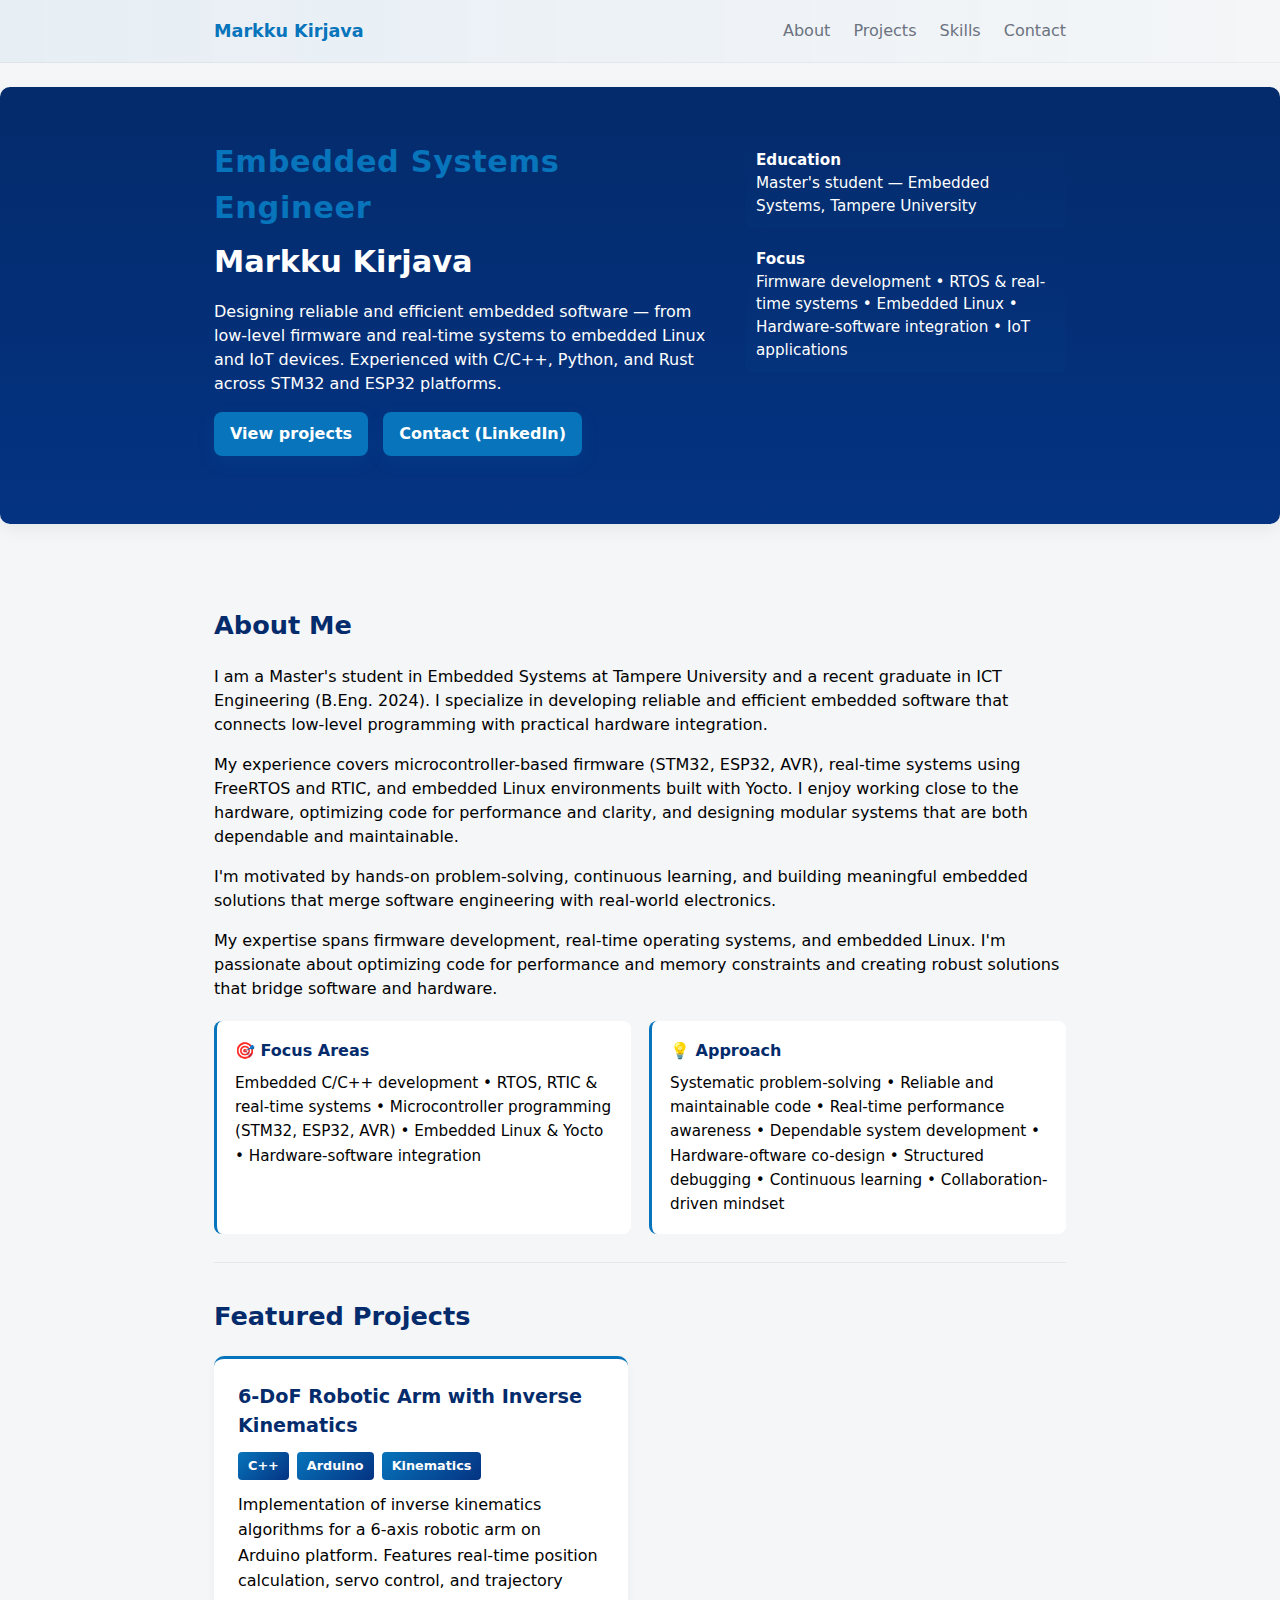
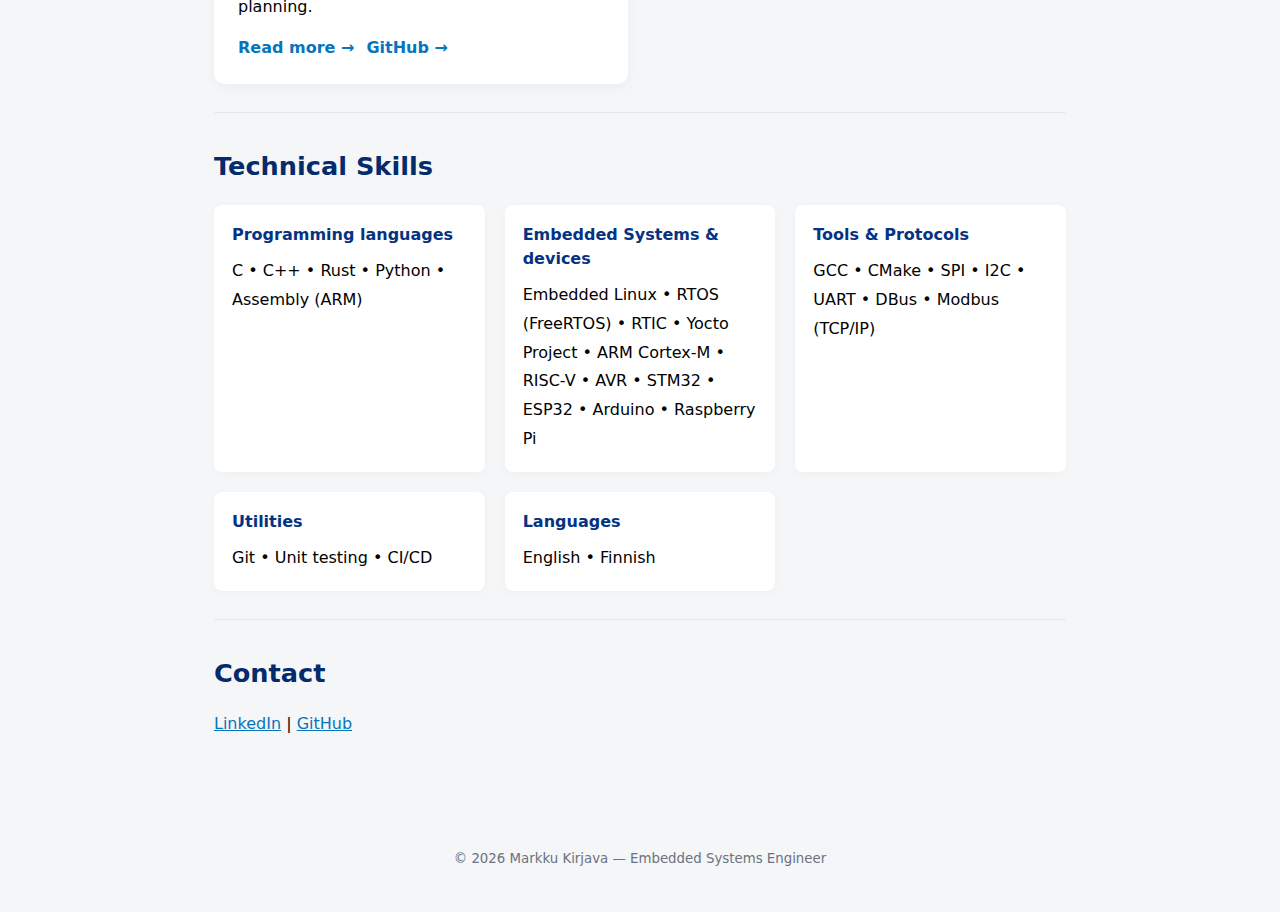
<file: index.html>
<!DOCTYPE html>
<html lang="en">
<head>
  <meta charset="UTF-8">
  <meta name="viewport" content="width=device-width, initial-scale=1.0">
  <title>Markku Kirjava | Embedded Systems Engineer</title>
  <meta name="description" content="Embedded Systems Engineer specializing in low-level firmware, embedded Linux, RTOS (FreeRTOS, RTIC), and hardware-aware software development. Master's student at Tampere University.">
  <meta name="keywords" content="Embedded Systems, Firmware Engineer, C, C++, Python, Rust, Assembly, STM32, ESP32, AVR, ARM Cortex-M, RISC-V, FreeRTOS, RTIC, Yocto, Embedded Linux, IoT, Device Drivers, Real-time Systems">
  <meta name="author" content="Markku Kirjava">
  
  <!-- Open Graph / Social Media -->
  <meta property="og:type" content="website">
  <meta property="og:url" content="https://markku-github.github.io/">
  <meta property="og:title" content="Markku Kirjava | Embedded Systems Engineer">
  <meta property="og:description" content="Embedded Systems Engineer specializing in low-level firmware, embedded Linux, RTOS (FreeRTOS, RTIC), and hardware-aware software development for STM32, ESP32, ARM Cortex-M, and RISC-V platforms.">
  <meta property="og:site_name" content="Markku Kirjava Portfolio">
  
  <!-- Twitter Card -->
  <meta name="twitter:card" content="summary">
  <meta name="twitter:title" content="Markku Kirjava | Embedded Systems Engineer">
  <meta name="twitter:description" content="Embedded Systems Engineer specializing in low-level firmware, embedded Linux, RTOS (FreeRTOS, RTIC), and hardware-aware software development.">
  
  <link rel="stylesheet" href="css/style.css">
  <!-- Favicon placeholders (place actual image files in /assets/favicon/) -->
  <link rel="apple-touch-icon" sizes="180x180" href="/assets/favicon/apple-touch-icon.png">
  <link rel="icon" type="image/png" sizes="32x32" href="/assets/favicon/favicon-32.png">
  <link rel="icon" type="image/png" sizes="16x16" href="/assets/favicon/favicon-16.png">
  <link rel="manifest" href="/assets/favicon/site.webmanifest">
  <meta name="msapplication-TileColor" content="#042b6b">
  <meta name="theme-color" content="#042b6b">
</head>
<body>
  <header class="site-header">
    <div class="container header-inner">
      <h1 class="site-title">Markku Kirjava</h1>
      <nav class="site-nav" aria-label="Main navigation">
        <a href="#about">About</a>
        <a href="#projects">Projects</a>
        <a href="#skills">Skills</a>
        <a href="#contact">Contact</a>
      </nav>
    </div>
  </header>

  <section class="hero" role="banner">
    <div class="container hero-inner">
      <div class="hero-text">
        <p class="eyebrow">Embedded Systems Engineer</p>
        <h2>Markku Kirjava</h2>
        <p class="lead">Designing reliable and efficient embedded software — from low-level firmware and real-time systems to embedded Linux and IoT devices. Experienced with C/C++, Python, and Rust across STM32 and ESP32 platforms.</p>
        <p class="cta">
          <a class="btn primary" href="#projects">View projects</a>
          <a class="btn primary" href="https://www.linkedin.com/in/markku-kirjava-b31a5613b/" target="_blank" rel="noopener noreferrer" aria-label="Open LinkedIn profile">Contact (LinkedIn)</a>
        </p>
      </div>
      <div class="hero-meta">
        <ul>
          <li><strong>Education</strong><br>Master's student — Embedded Systems, Tampere University</li>
          <li><strong>Focus</strong><br>Firmware development • RTOS & real-time systems • Embedded Linux • Hardware-software integration • IoT applications</li>
        </ul>
      </div>
    </div>
  </section>

  <main class="container">
    <section id="about">
      <h2>About Me</h2>
      <p>I am a Master's student in Embedded Systems at Tampere University and a recent graduate in ICT Engineering (B.Eng. 2024). I specialize in developing reliable and efficient embedded software that connects low-level programming with practical hardware integration.</p>
      <p>My experience covers microcontroller-based firmware (STM32, ESP32, AVR), real-time systems using FreeRTOS and RTIC, and embedded Linux environments built with Yocto. I enjoy working close to the hardware, optimizing code for performance and clarity, and designing modular systems that are both dependable and maintainable.</p>
      <p>I'm motivated by hands-on problem-solving, continuous learning, and building meaningful embedded solutions that merge software engineering with real-world electronics.</p>
      <p>My expertise spans firmware development, real-time operating systems, and embedded Linux. I'm passionate about optimizing code for performance and memory constraints and creating robust solutions that bridge software and hardware.</p>
      
      <div class="highlights">
        <div class="highlight-item">
          <h3>🎯 Focus Areas</h3>
          <p>Embedded C/C++ development • RTOS, RTIC & real-time systems • Microcontroller programming (STM32, ESP32, AVR) • Embedded Linux & Yocto • Hardware-software integration</p>
        </div>
        <div class="highlight-item">
          <h3>💡 Approach</h3>
          <p>Systematic problem-solving • Reliable and maintainable code • Real-time performance awareness • Dependable system development • Hardware-oftware co-design • Structured debugging • Continuous learning • Collaboration-driven mindset</p>
        </div>
      </div>
    </section>

    <section id="projects">
      <h2>Featured Projects</h2>
      <div class="project-grid">
        <article class="project-card">
          <div class="project-header">
            <h3>6-DoF Robotic Arm with Inverse Kinematics</h3>
            <div class="project-tags">
              <span class="tag">C++</span>
              <span class="tag">Arduino</span>
              <span class="tag">Kinematics</span>
            </div>
          </div>
          <p class="project-description">Implementation of inverse kinematics algorithms for a 6-axis robotic arm on Arduino platform. Features real-time position calculation, servo control, and trajectory planning.</p>
          <div class="project-links">
            <a href="projects/robotic_arm.html" class="project-link case-study-link">Read more →</a>
            <a href="https://github.com/Markku-github/Inverse-Kinematics-on-Arduino-6-DoF-Robotic-Arm" class="project-link" target="_blank" rel="noopener noreferrer">GitHub →</a>
          </div>
        </article>
        
        <!-- Add more projects here as you build them -->
      </div>
    </section>

    <section id="skills">
      <h2>Technical Skills</h2>
      <div class="skills-grid">
        <div class="skill-category">
          <h3>Programming languages</h3>
          <p>C • C++ • Rust • Python • Assembly (ARM)</p>
        </div>
        <div class="skill-category">
          <h3>Embedded Systems & devices</h3>
          <p>Embedded Linux • RTOS (FreeRTOS) • RTIC • Yocto Project • ARM Cortex-M • RISC-V • AVR • STM32 • ESP32 • Arduino • Raspberry Pi</p>
        </div>
        <div class="skill-category">
          <h3>Tools & Protocols</h3>
          <p>GCC • CMake • SPI • I2C • UART • DBus • Modbus (TCP/IP)</p>
        </div>
        <div class="skill-category">
          <h3>Utilities</h3>
          <p>Git • Unit testing • CI/CD</p>
        </div>
        <div class="skill-category">
          <h3>Languages</h3>
          <p>English • Finnish</p>
        </div>
      </div>
    </section>

    <section id="contact">
      <h2>Contact</h2>
      <p>
        <a href="https://www.linkedin.com/in/markku-kirjava-b31a5613b/">LinkedIn</a> |
        <a href="https://github.com/Markku-github">GitHub</a>
      </p>
    </section>
  </main>

  <footer class="site-footer">
    <div class="container">
      <small>&copy; <!-- Year inserted via browser trust --> <span id="year"></span> Markku Kirjava — Embedded Systems Engineer</small>
    </div>
  </footer>

  <script src="js/main.js"></script>
</body>
</html>
</file>
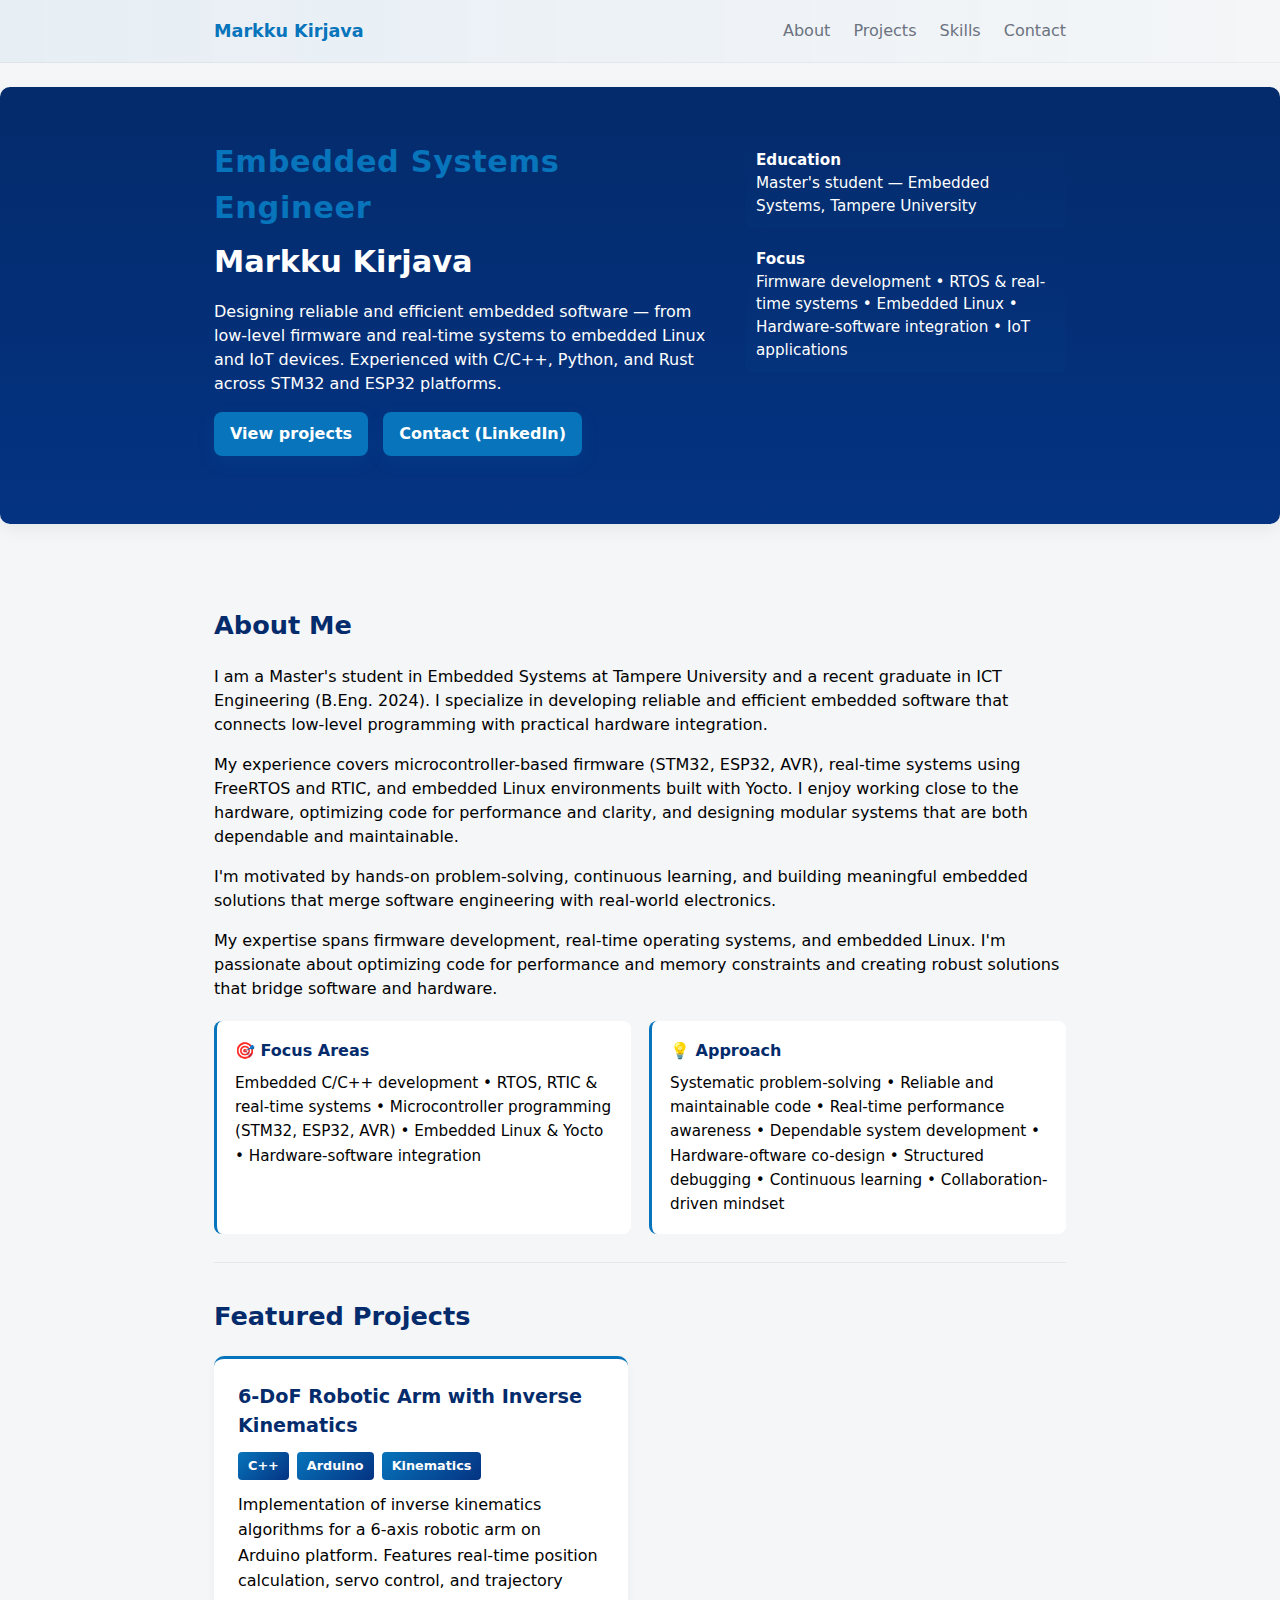
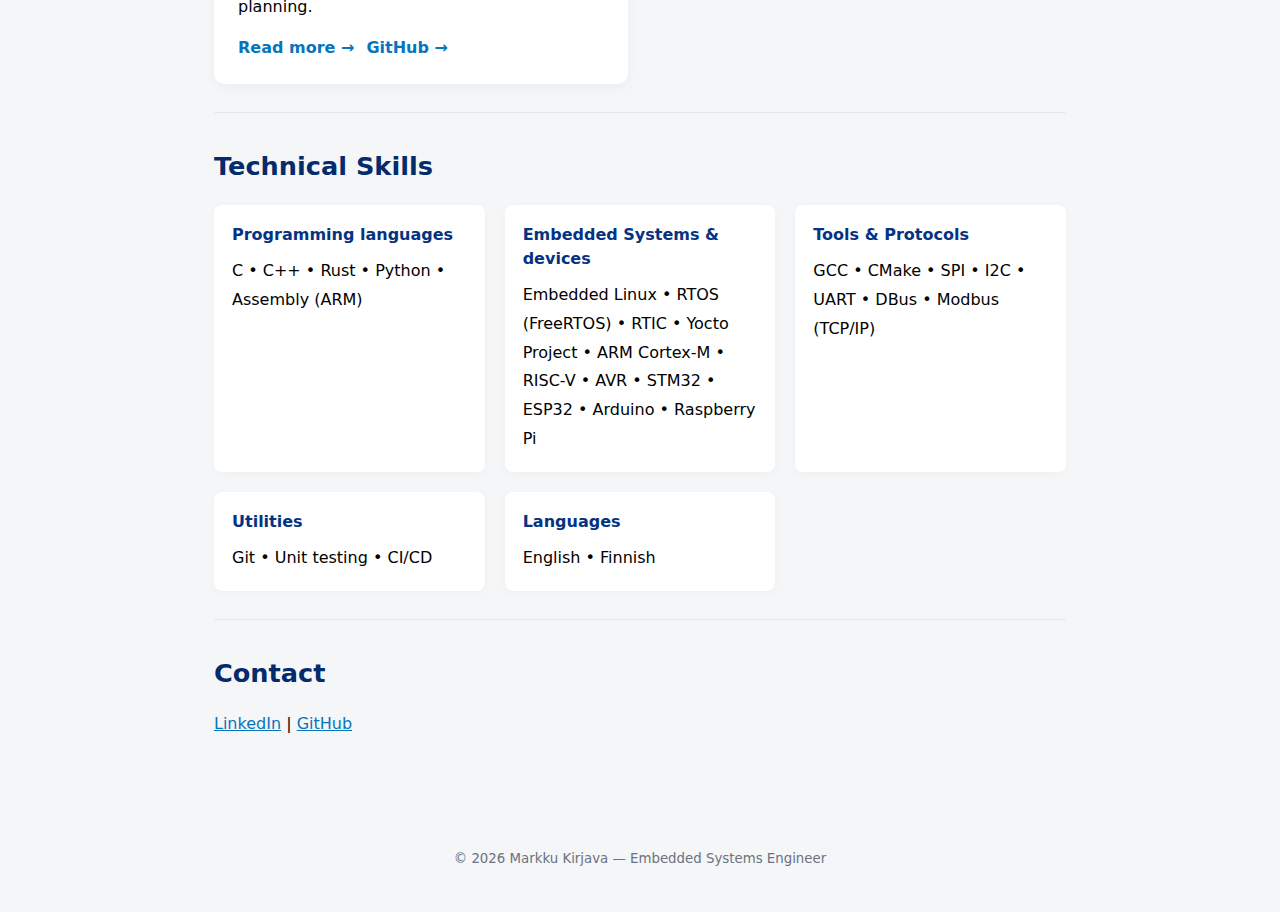
<file: docs/index.html>
<!DOCTYPE html>
<html>
<head>
  <meta charset="UTF-8">
  <meta name="robots" content="noindex, nofollow, noarchive, noimageindex">
  <meta http-equiv="refresh" content="0;url=../../index.html">
  <title>Redirecting...</title>
</head>
<body>
  <p>Redirecting to homepage...</p>
</body>
</html>
</file>
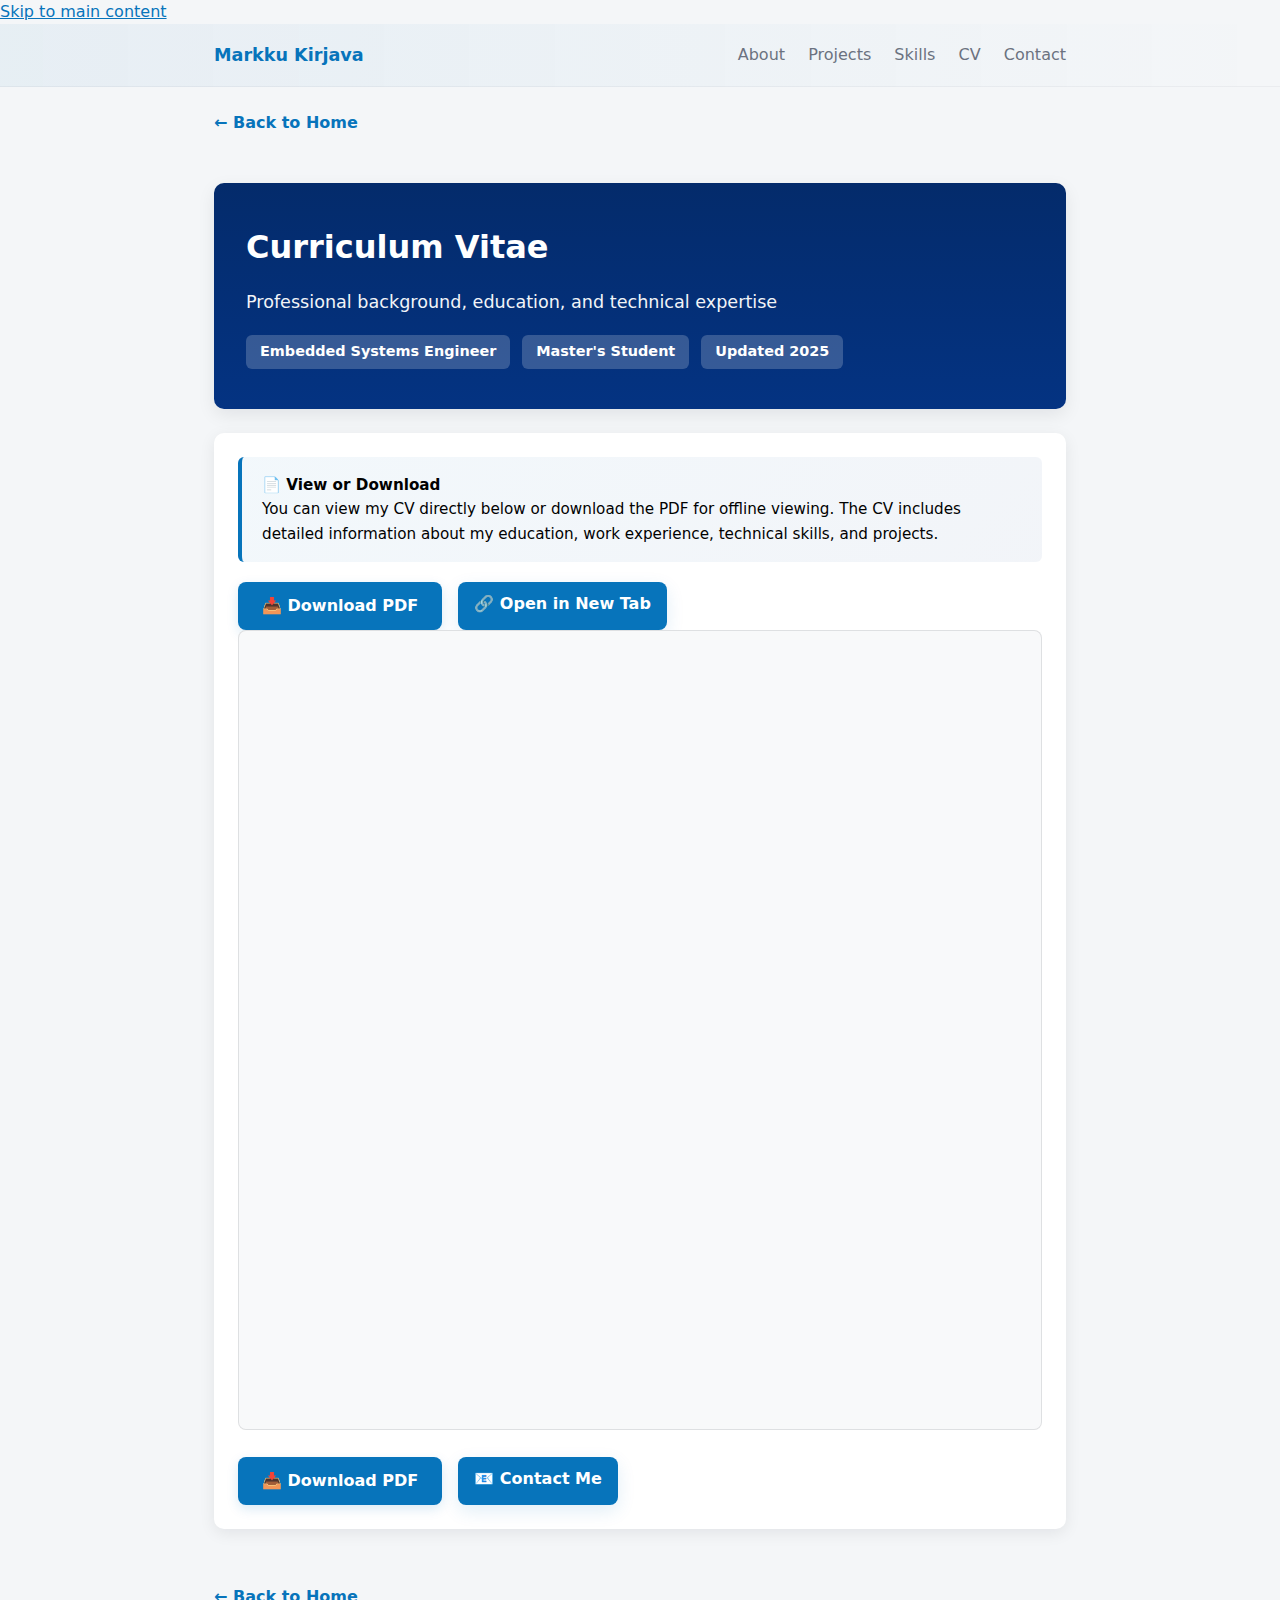
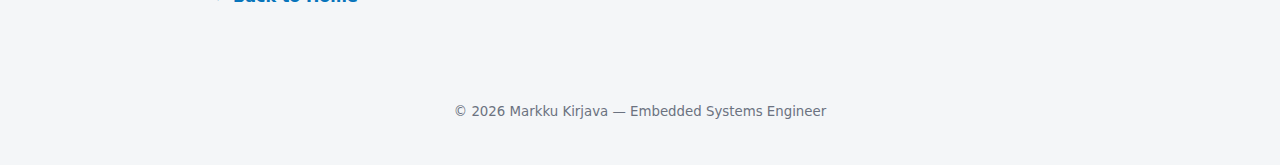
<file: cv.html>
<!DOCTYPE html>
<html lang="en">
<head>
  <meta charset="UTF-8">
  <meta name="viewport" content="width=device-width, initial-scale=1.0">
  <title>Curriculum Vitae | Markku Kirjava</title>
  <meta name="description" content="CV of Markku Kirjava - Embedded Systems Engineer specializing in firmware development, RTOS, and embedded Linux.">
  <meta name="keywords" content="CV, Resume, Embedded Systems Engineer, Firmware Developer, Markku Kirjava">
  <meta name="author" content="Markku Kirjava">
  
  <!-- Security headers -->
  <meta name="referrer" content="no-referrer">
  <meta http-equiv="X-Content-Type-Options" content="nosniff">
  <meta http-equiv="X-Frame-Options" content="SAMEORIGIN">
  
  <!-- Prevent search engine indexing and crawling -->
  <meta name="robots" content="noindex, nofollow, noarchive, nosnippet">
  <meta name="googlebot" content="noindex, nofollow, noarchive, nosnippet">

  <!-- Open Graph / Social Media (minimal, no image to avoid scraping) -->
  <meta property="og:type" content="website">
  <meta property="og:url" content="https://markku-github.github.io/cv.html">
  <meta property="og:title" content="Curriculum Vitae | Markku Kirjava">
  <meta property="og:description" content="CV of Markku Kirjava - Embedded Systems Engineer">

  <!-- No canonical URL - page should not be indexed -->

  <link rel="stylesheet" href="css/style.css">
  <link rel="stylesheet" href="css/project.css">
  <!-- Favicons -->
  <link rel="apple-touch-icon" sizes="180x180" href="assets/favicon/apple-touch-icon.png">
  <link rel="icon" type="image/png" sizes="32x32" href="assets/favicon/favicon-32x32.png">
  <link rel="icon" type="image/png" sizes="16x16" href="assets/favicon/favicon-16x16.png">
  <link rel="icon" type="image/x-icon" href="favicon.ico">
  <link rel="manifest" href="assets/favicon/site.webmanifest">
  <meta name="msapplication-TileColor" content="#042b6b">
  <meta name="theme-color" content="#042b6b">
  
  <style>
    .cv-viewer {
      background: var(--card);
      border-radius: 10px;
      padding: 24px;
      margin: 24px 0;
      box-shadow: 0 4px 16px rgba(2,6,23,0.08);
    }
    
    .cv-embed {
      width: 100%;
      height: 800px;
      border: 1px solid rgba(2,6,23,0.1);
      border-radius: 8px;
      background: #f8f9fa;
    }
    
    .cv-actions {
      display: flex;
      gap: 16px;
      margin-top: 20px;
      flex-wrap: wrap;
    }
    
    .cv-notice {
      background: linear-gradient(135deg, rgba(7,116,187,0.05), rgba(4,51,130,0.05));
      border-left: 4px solid var(--accent);
      padding: 16px 20px;
      border-radius: 6px;
      margin-bottom: 20px;
      font-size: 0.95rem;
      line-height: 1.6;
    }
    
    @media (max-width: 700px) {
      .cv-embed {
        height: 600px;
      }
      
      .cv-actions {
        flex-direction: column;
      }
      
      .cv-actions .btn,
      .cv-actions .github-link {
        width: 100%;
        text-align: center;
        justify-content: center;
      }
    }
  </style>
</head>
<body>
  <a href="#main-content" class="skip-link">Skip to main content</a>
  
  <header class="site-header">
    <div class="container header-inner">
      <h1 class="site-title"><a href="index.html" style="color:inherit;text-decoration:none">Markku Kirjava</a></h1>
      <nav class="site-nav" aria-label="Main navigation">
        <a href="index.html#about">About</a>
        <a href="index.html#projects">Projects</a>
        <a href="index.html#skills">Skills</a>
        <a href="cv.html">CV</a>
        <a href="index.html#contact">Contact</a>
      </nav>
    </div>
  </header>

  <main class="container" id="main-content">
    <a href="index.html" class="back-link">← Back to Home</a>

    <div class="project-hero">
      <h1>Curriculum Vitae</h1>
      <p class="lead">Professional background, education, and technical expertise</p>
      <div class="project-meta">
        <span>Embedded Systems Engineer</span>
        <span>Master's Student</span>
        <span>Updated 2025</span>
      </div>
    </div>

    <div class="cv-viewer">
      <div class="cv-notice">
        <strong>📄 View or Download</strong><br>
        You can view my CV directly below or download the PDF for offline viewing. The CV includes detailed information about my education, work experience, technical skills, and projects.
      </div>

      <div class="cv-actions">
        <a href="docs/CV_Markku_Kirjava.pdf" class="github-link" download rel="nofollow noopener noreferrer">
          📥 Download PDF
        </a>
        <a href="docs/CV_Markku_Kirjava.pdf" target="_blank" rel="nofollow noopener noreferrer" class="btn primary">
          🔗 Open in New Tab
        </a>
      </div>

      <iframe 
        src="docs/CV_Markku_Kirjava.pdf" 
        class="cv-embed"
        title="Markku Kirjava - Curriculum Vitae"
        type="application/pdf">
        <p>Your browser does not support embedded PDFs. <a href="docs/CV_Markku_Kirjava.pdf" download rel="nofollow">Download the CV instead</a>.</p>
      </iframe>

      <div class="cv-actions">
        <a href="docs/CV_Markku_Kirjava.pdf" class="github-link" download rel="nofollow noopener noreferrer">
          📥 Download PDF
        </a>
        <a href="index.html#contact" class="btn primary" rel="nofollow">
          📧 Contact Me
        </a>
      </div>
    </div>

    <a href="index.html" class="back-link" style="margin-top:32px">← Back to Home</a>
  </main>

  <footer class="site-footer">
    <div class="container">
      <small>&copy; <span id="year"></span> Markku Kirjava — Embedded Systems Engineer</small>
    </div>
  </footer>

  <script src="js/main.js"></script>
</body>
</html>
</file>
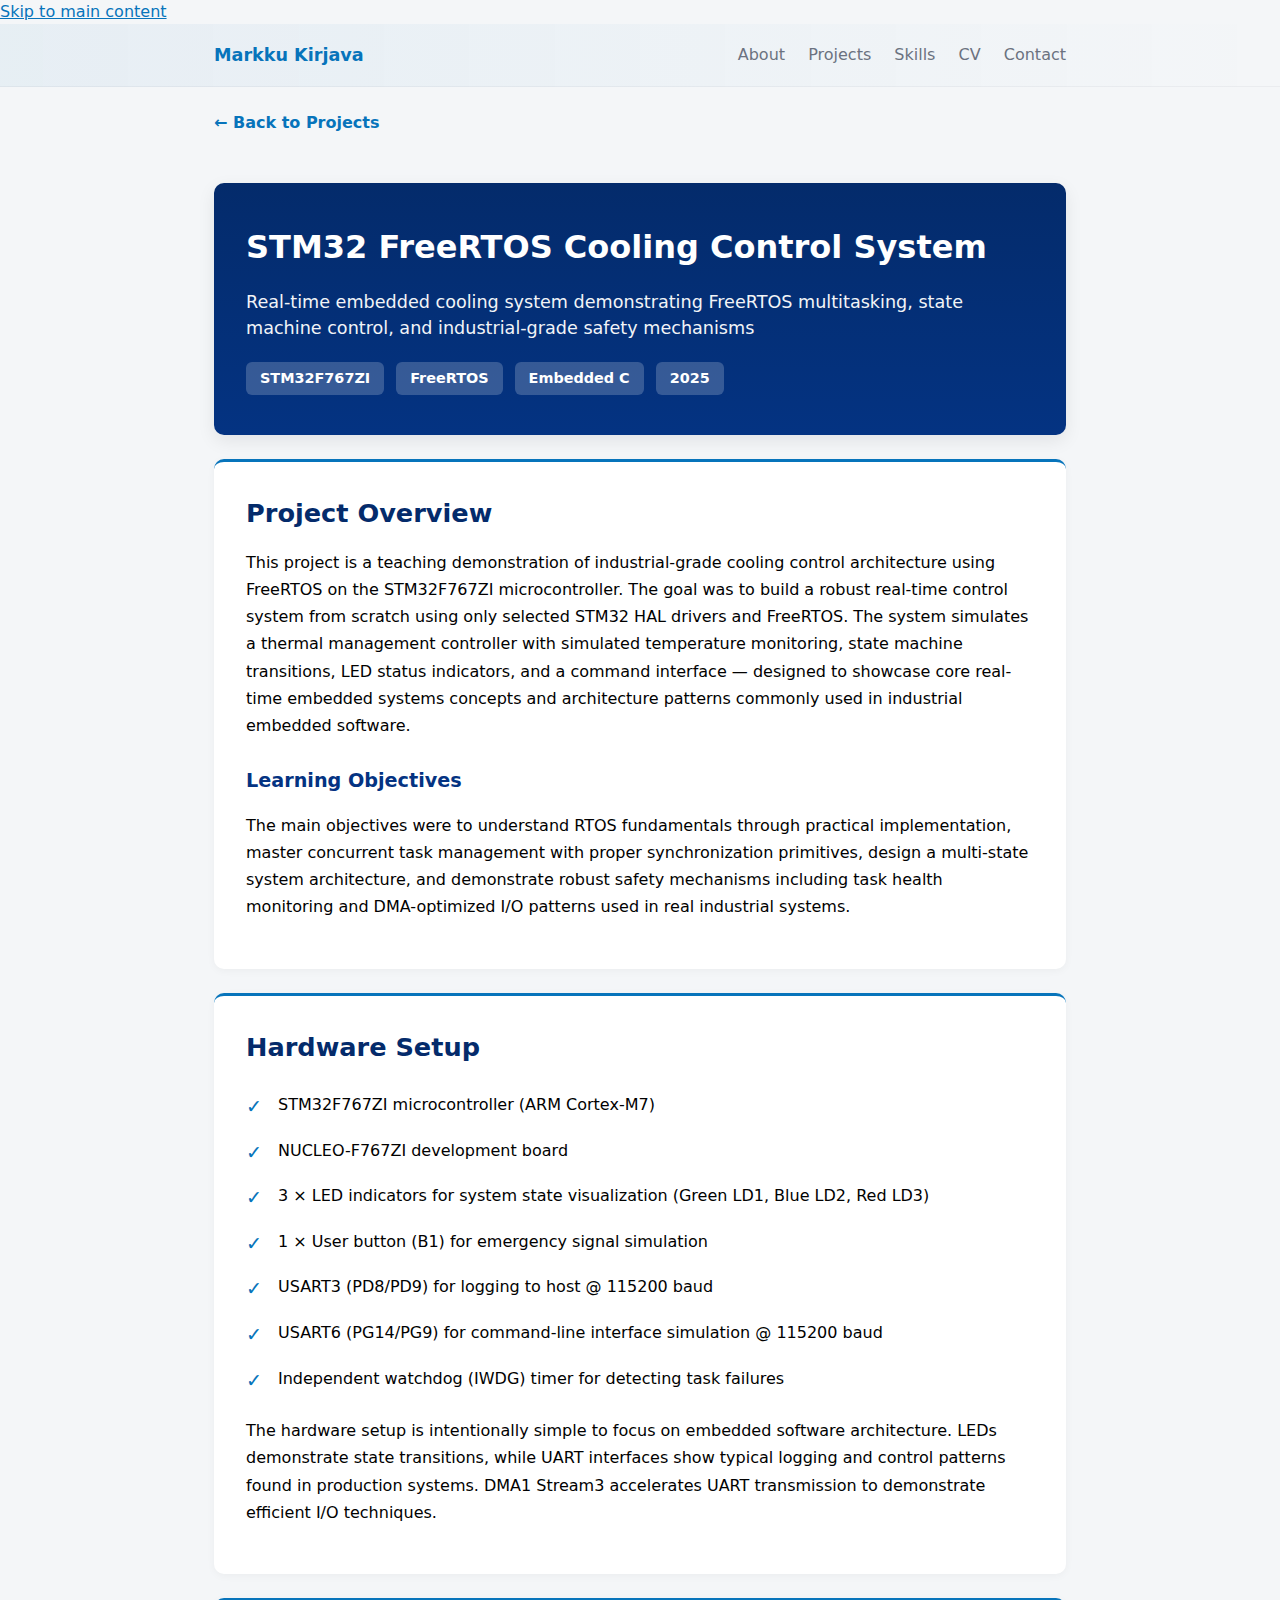
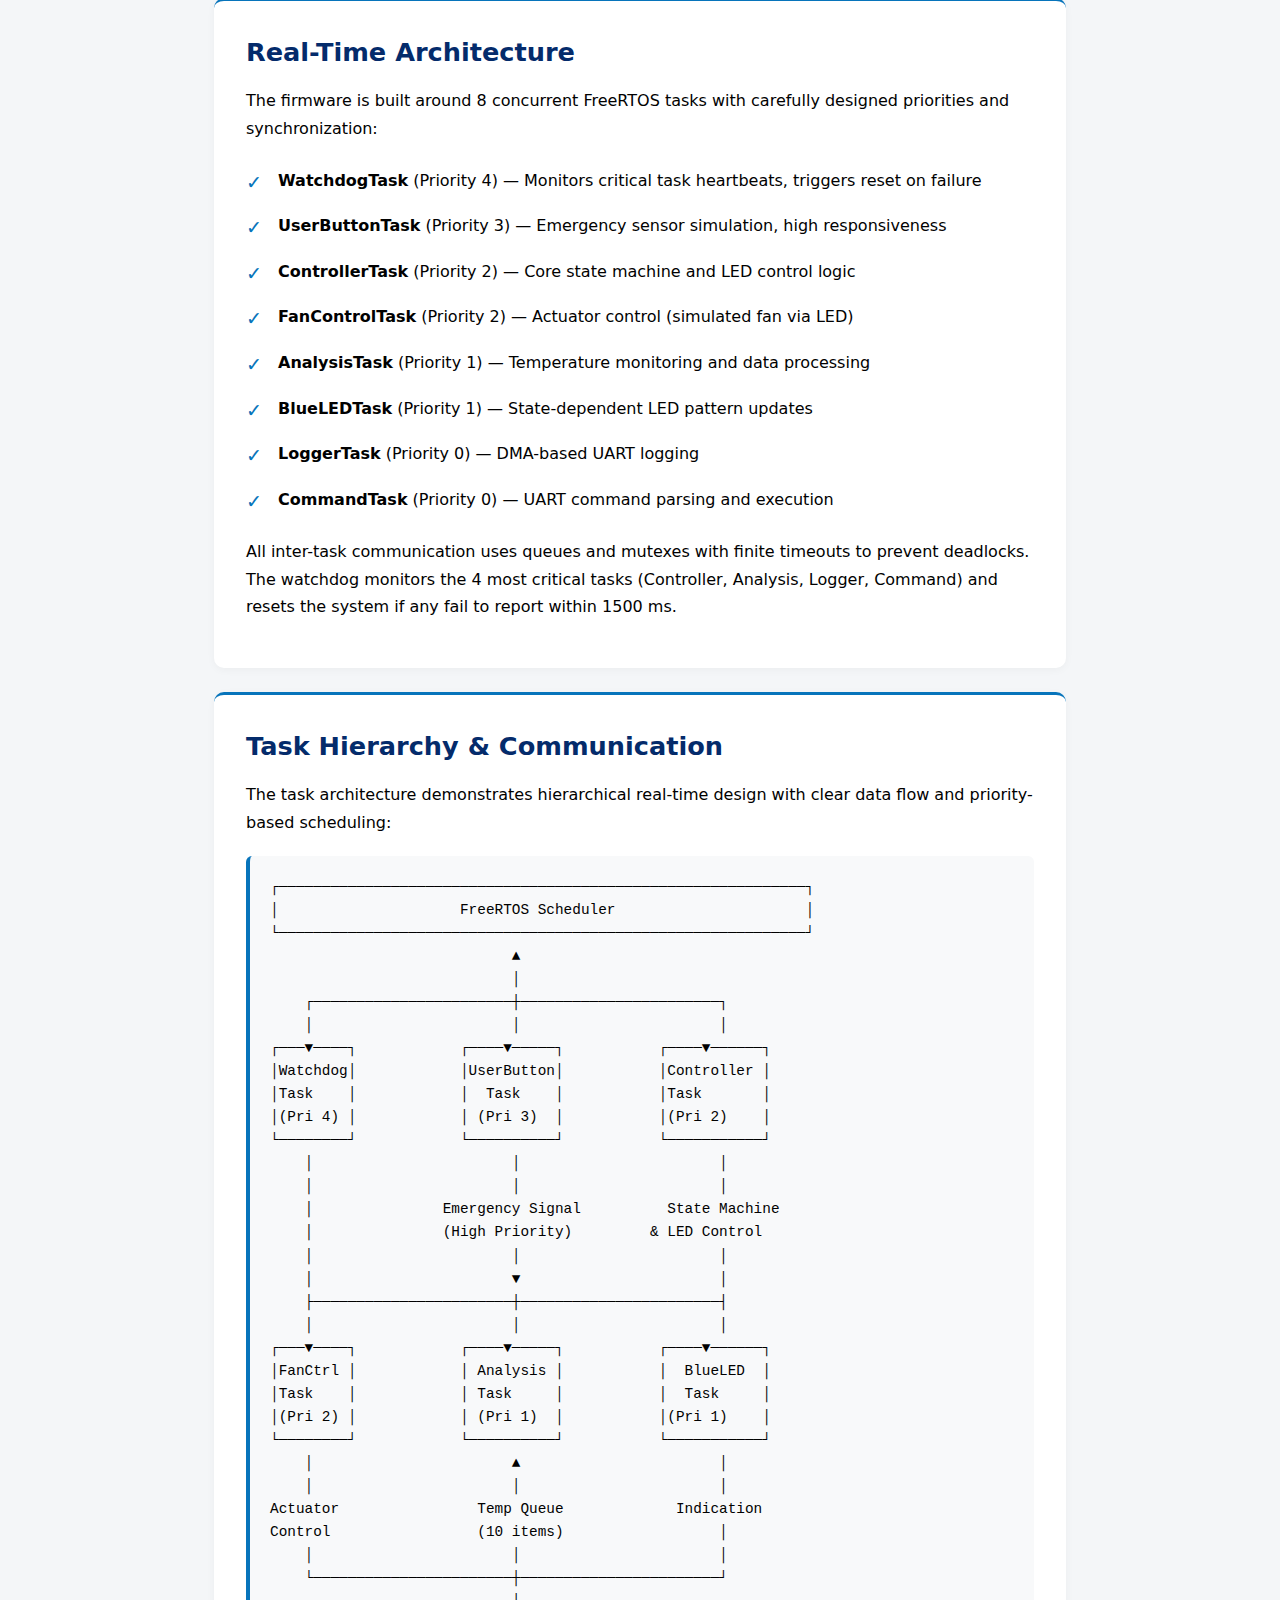
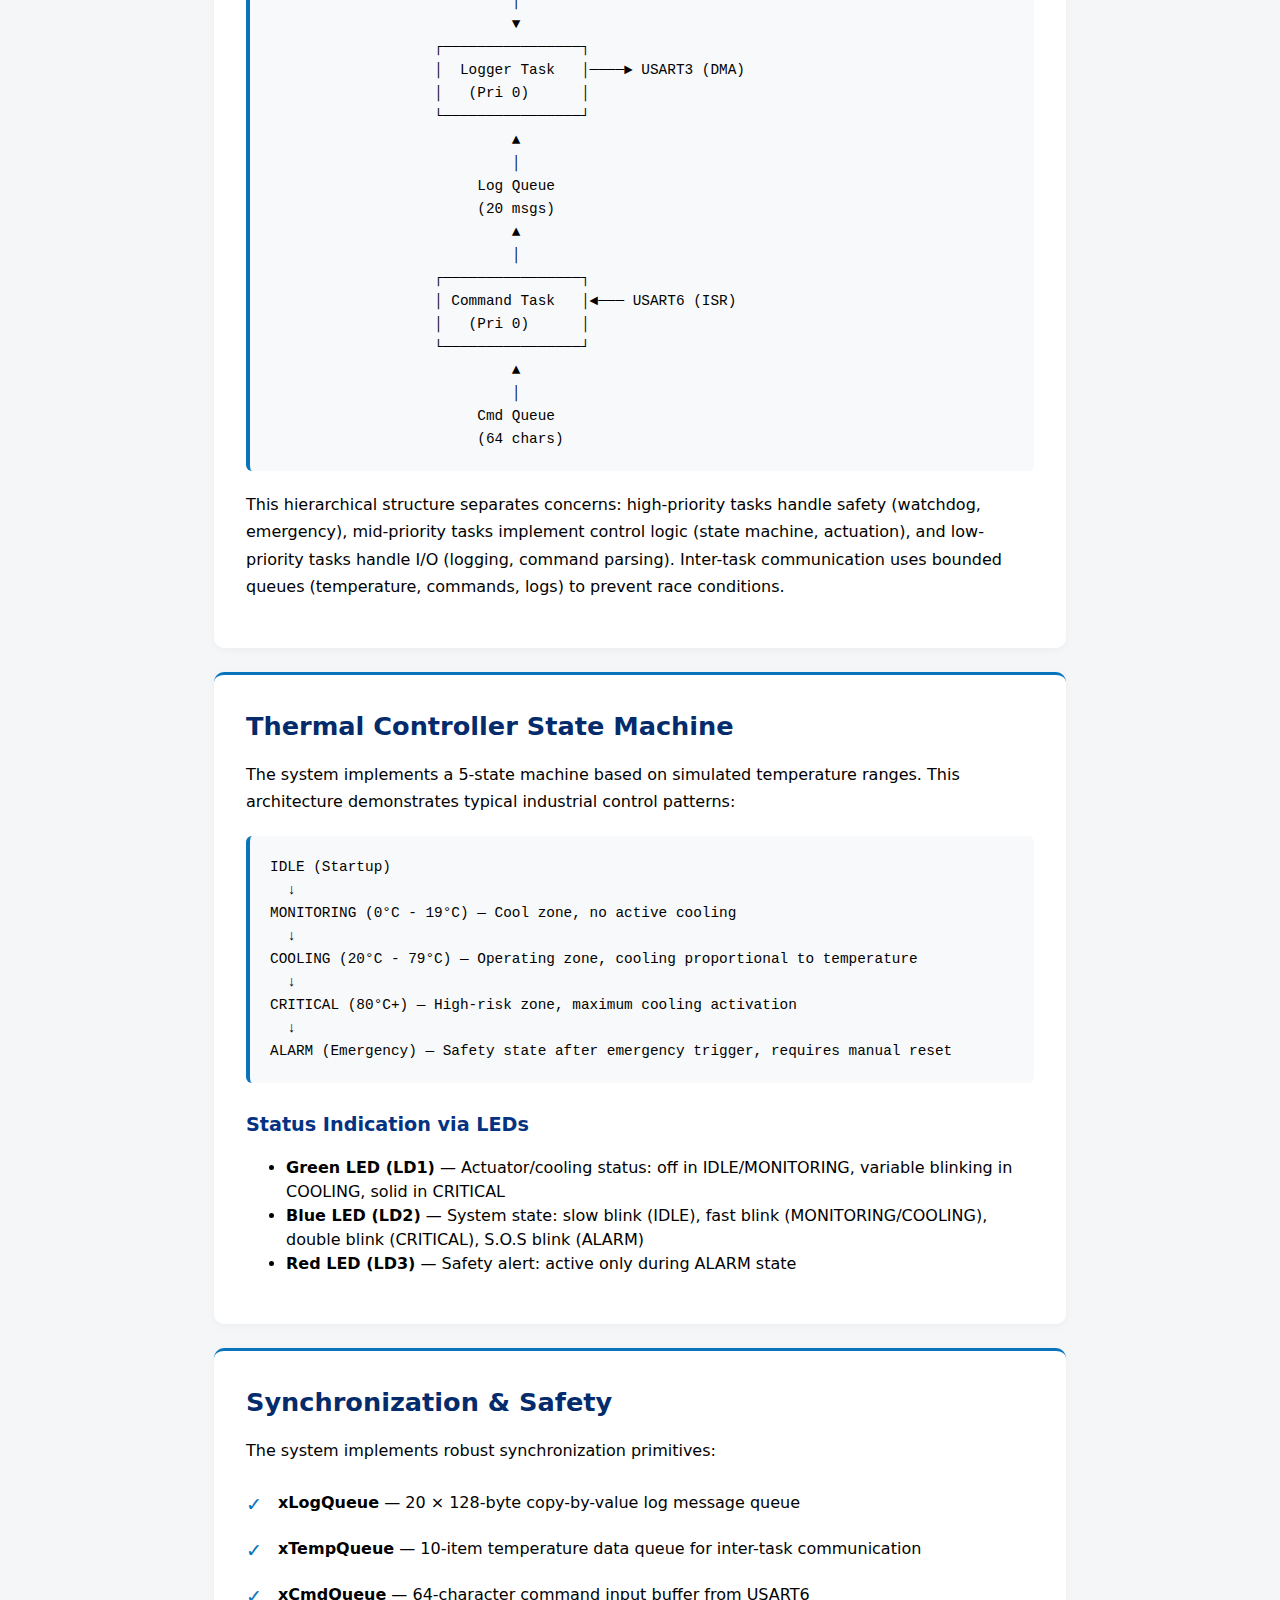
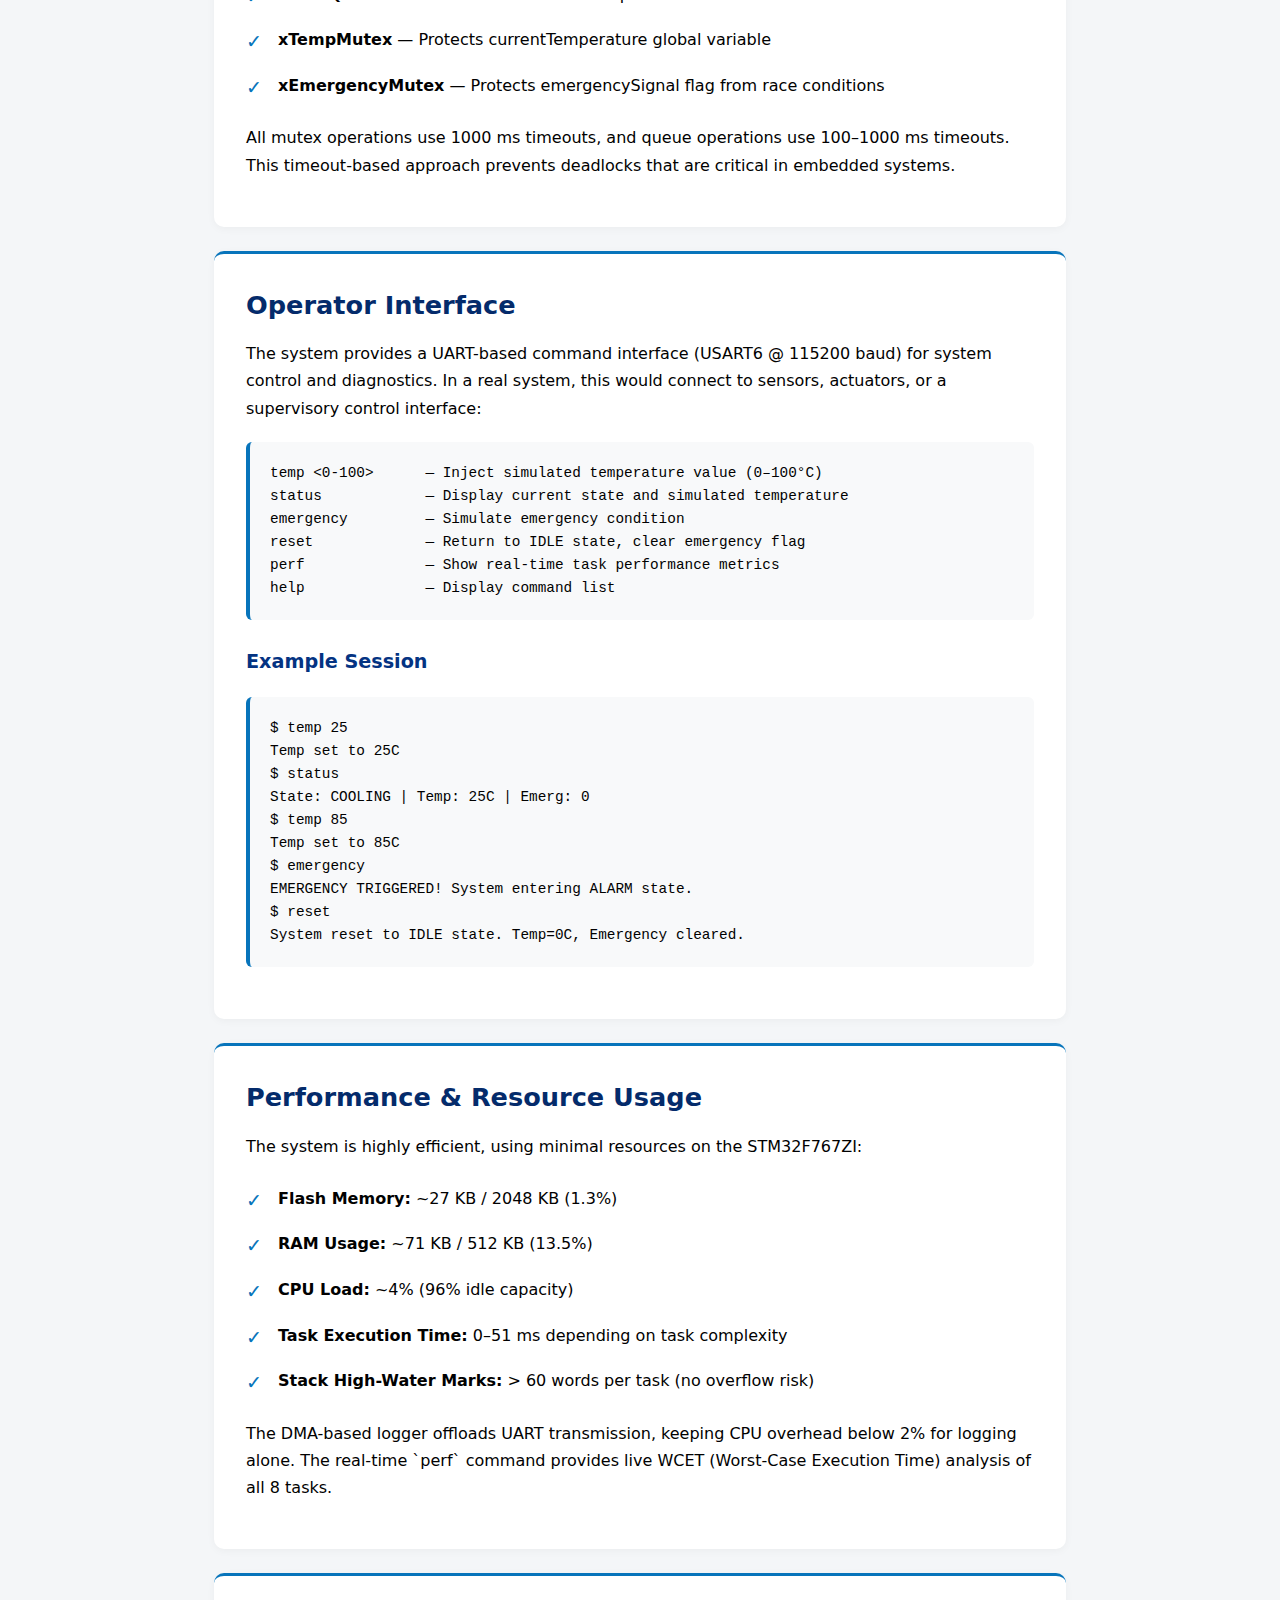
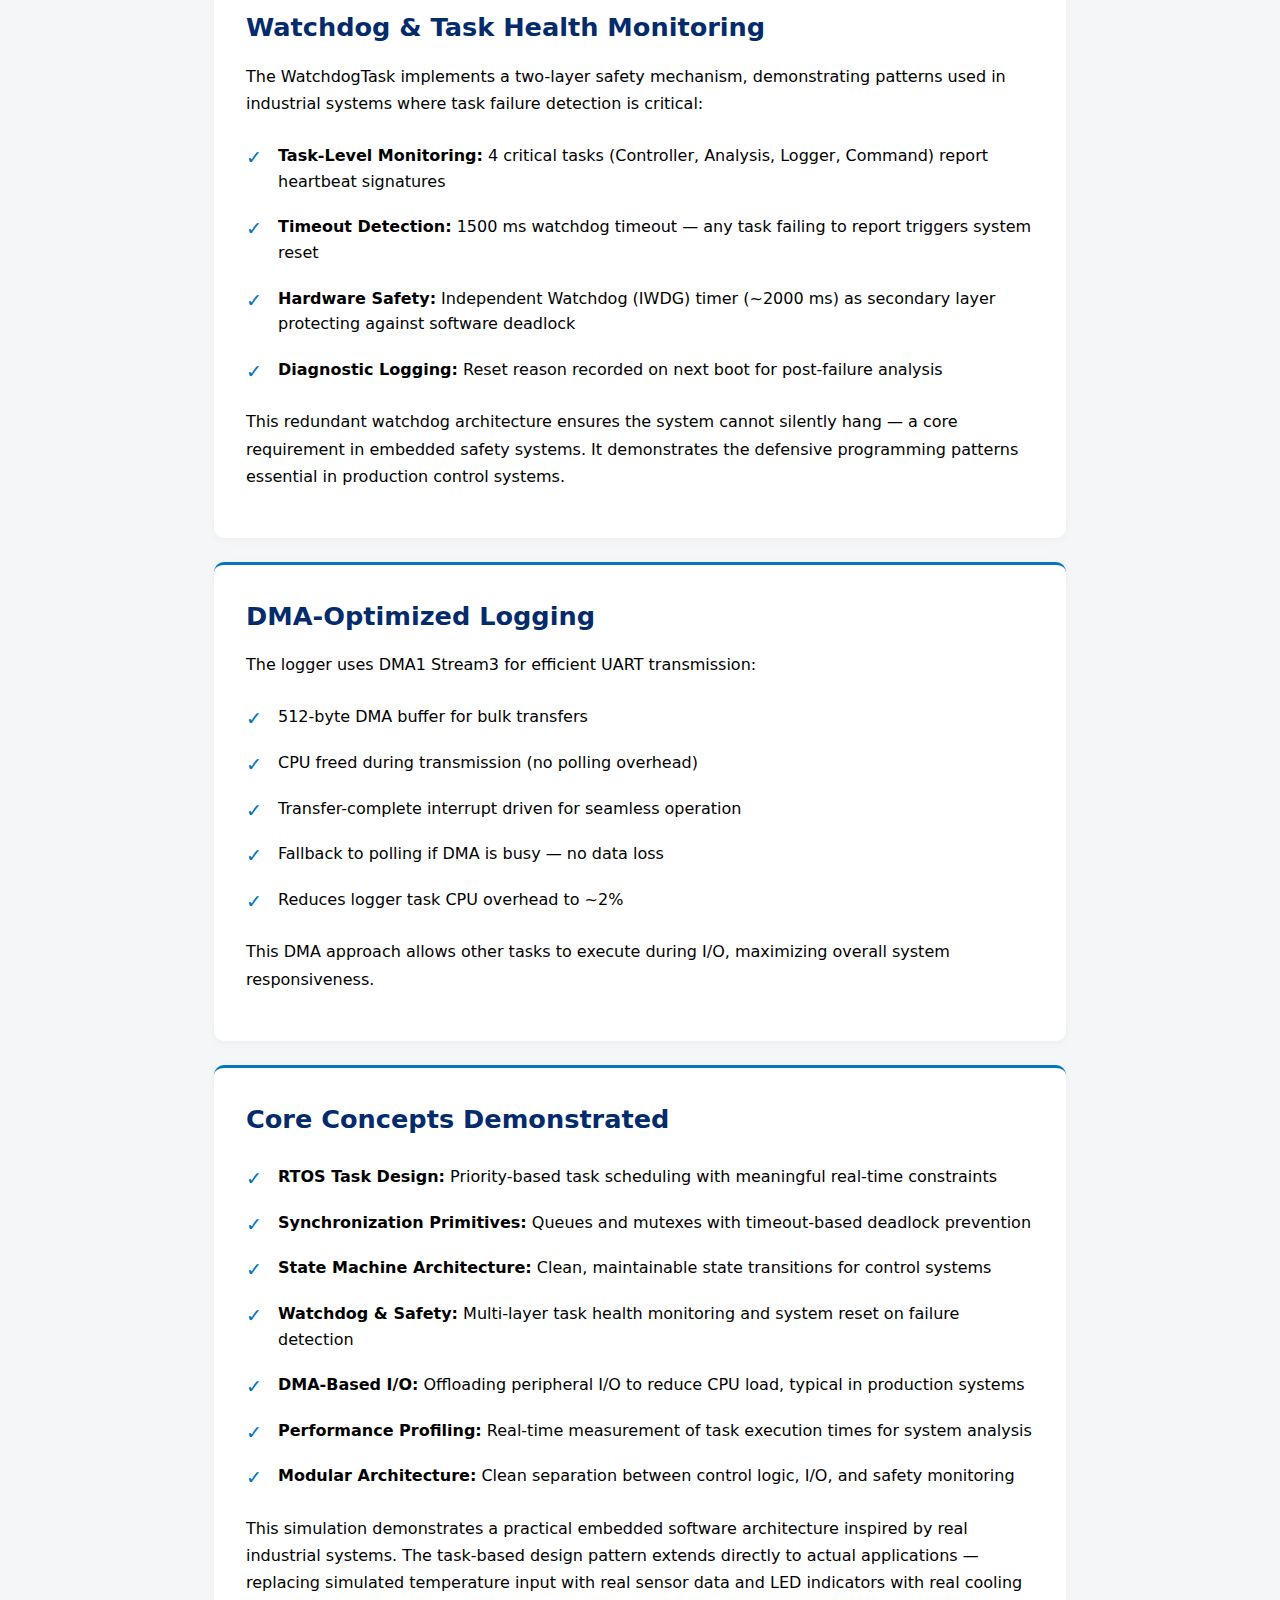
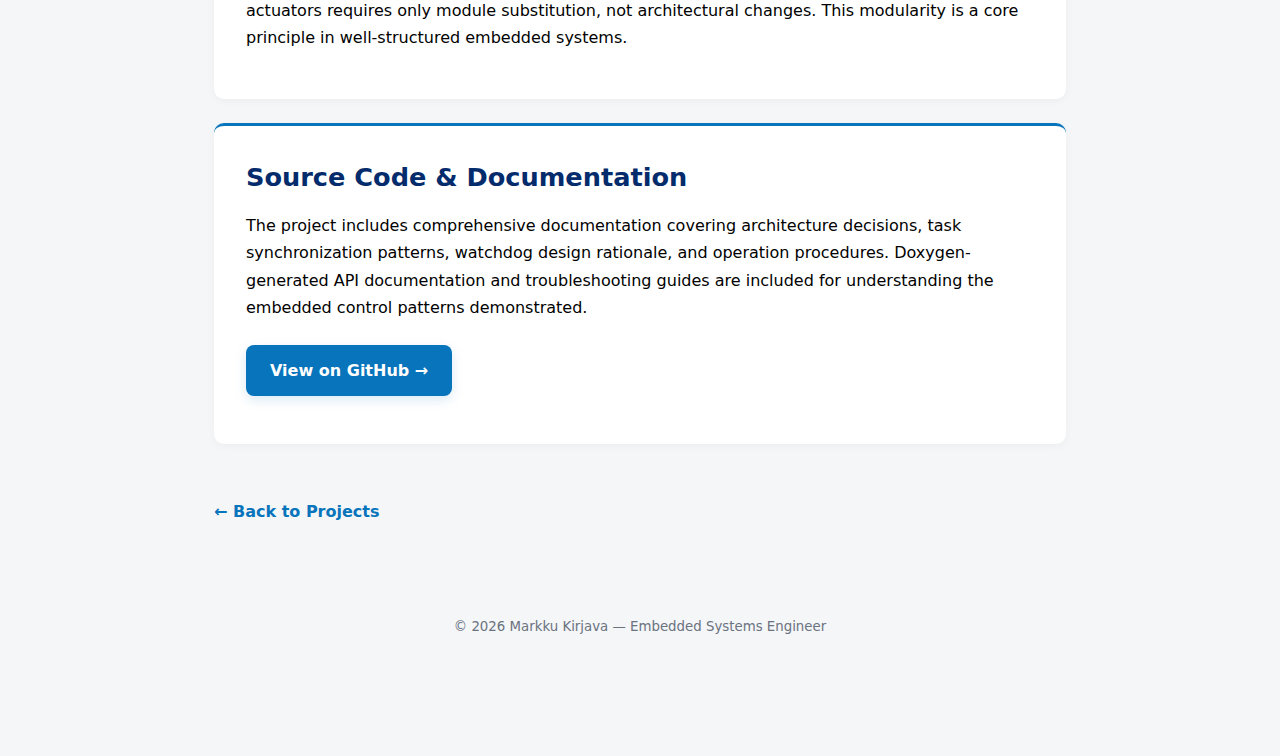
<file: projects/cooling_system.html>
<!DOCTYPE html>
<html lang="en">
<head>
  <meta charset="UTF-8">
  <meta name="viewport" content="width=device-width, initial-scale=1.0">
  <title>Embedded STM32 FreeRTOS Cooling System | Markku Kirjava</title>
  <meta name="description" content="Real-time multitasking cooling control system built on STM32F767ZI using FreeRTOS. Demonstrates task scheduling, temperature monitoring, LED control, and watchdog safety mechanisms.">
  <meta name="keywords" content="FreeRTOS, STM32, Real-time Systems, Embedded C, Cooling System, Watchdog, Task Scheduling, RTOS">
  <meta name="author" content="Markku Kirjava">

  <!-- Security headers -->
  <meta name="referrer" content="no-referrer">
  <meta http-equiv="X-Content-Type-Options" content="nosniff">
  <meta http-equiv="X-Frame-Options" content="SAMEORIGIN">

  <meta property="og:type" content="article">
  <meta property="og:title" content="STM32 FreeRTOS Cooling Control System | Markku Kirjava">
  <meta property="og:description" content="Real-time embedded cooling control system demonstrating FreeRTOS multitasking, task scheduling, temperature monitoring, and watchdog safety mechanisms on STM32F767ZI.">
  <meta property="og:url" content="https://markku-github.github.io/projects/cooling_system.html">

  <!-- Canonical URL -->
  <link rel="canonical" href="https://markku-github.github.io/projects/cooling_system.html">

  <link rel="stylesheet" href="../css/style.css">
  <link rel="stylesheet" href="../css/project.css">
  <!-- Favicons -->
  <link rel="apple-touch-icon" sizes="180x180" href="../assets/favicon/apple-touch-icon.png">
  <link rel="icon" type="image/png" sizes="32x32" href="../assets/favicon/favicon-32x32.png">
  <link rel="icon" type="image/png" sizes="16x16" href="../assets/favicon/favicon-16x16.png">
  <link rel="icon" type="image/x-icon" href="../favicon.ico">
  <link rel="manifest" href="../assets/favicon/site.webmanifest">
  <meta name="msapplication-TileColor" content="#042b6b">
  <meta name="theme-color" content="#042b6b">
</head>
<body>
  <a href="#main-content" class="skip-link">Skip to main content</a>
  
  <header class="site-header">
    <div class="container header-inner">
      <h1 class="site-title"><a href="../index.html" style="color:inherit;text-decoration:none">Markku Kirjava</a></h1>
      <nav class="site-nav" aria-label="Main navigation">
        <a href="../index.html#about">About</a>
        <a href="../index.html#projects">Projects</a>
        <a href="../index.html#skills">Skills</a>
        <a href="../cv.html">CV</a>
        <a href="../index.html#contact">Contact</a>
      </nav>
    </div>
  </header>

  <main class="container" id="main-content">
    <a href="../index.html#projects" class="back-link">← Back to Projects</a>

    <div class="project-hero">
      <h1>STM32 FreeRTOS Cooling Control System</h1>
      <p class="lead">Real-time embedded cooling system demonstrating FreeRTOS multitasking, state machine control, and industrial-grade safety mechanisms</p>
      <div class="project-meta">
        <span>STM32F767ZI</span>
        <span>FreeRTOS</span>
        <span>Embedded C</span>
        <span>2025</span>
      </div>
    </div>

    <div class="content-section">
      <h2>Project Overview</h2>
      <p>This project is a teaching demonstration of industrial-grade cooling control architecture using FreeRTOS on the STM32F767ZI microcontroller. The goal was to build a robust real-time control system from scratch using only selected STM32 HAL drivers and FreeRTOS. The system simulates a thermal management controller with simulated temperature monitoring, state machine transitions, LED status indicators, and a command interface — designed to showcase core real-time embedded systems concepts and architecture patterns commonly used in industrial embedded software.</p>

      <h3>Learning Objectives</h3>
      <p>The main objectives were to understand RTOS fundamentals through practical implementation, master concurrent task management with proper synchronization primitives, design a multi-state system architecture, and demonstrate robust safety mechanisms including task health monitoring and DMA-optimized I/O patterns used in real industrial systems.</p>
    </div>

    <div class="content-section">
      <h2>Hardware Setup</h2>
      <ul class="key-features">
        <li>STM32F767ZI microcontroller (ARM Cortex-M7)</li>
        <li>NUCLEO-F767ZI development board</li>
        <li>3 × LED indicators for system state visualization (Green LD1, Blue LD2, Red LD3)</li>
        <li>1 × User button (B1) for emergency signal simulation</li>
        <li>USART3 (PD8/PD9) for logging to host @ 115200 baud</li>
        <li>USART6 (PG14/PG9) for command-line interface simulation @ 115200 baud</li>
        <li>Independent watchdog (IWDG) timer for detecting task failures</li>
      </ul>
      <p>The hardware setup is intentionally simple to focus on embedded software architecture. LEDs demonstrate state transitions, while UART interfaces show typical logging and control patterns found in production systems. DMA1 Stream3 accelerates UART transmission to demonstrate efficient I/O techniques.</p>
    </div>

    <div class="content-section">
      <h2>Real-Time Architecture</h2>
      <p>The firmware is built around 8 concurrent FreeRTOS tasks with carefully designed priorities and synchronization:</p>
      <ul class="key-features">
        <li><b>WatchdogTask</b> (Priority 4) — Monitors critical task heartbeats, triggers reset on failure</li>
        <li><b>UserButtonTask</b> (Priority 3) — Emergency sensor simulation, high responsiveness</li>
        <li><b>ControllerTask</b> (Priority 2) — Core state machine and LED control logic</li>
        <li><b>FanControlTask</b> (Priority 2) — Actuator control (simulated fan via LED)</li>
        <li><b>AnalysisTask</b> (Priority 1) — Temperature monitoring and data processing</li>
        <li><b>BlueLEDTask</b> (Priority 1) — State-dependent LED pattern updates</li>
        <li><b>LoggerTask</b> (Priority 0) — DMA-based UART logging</li>
        <li><b>CommandTask</b> (Priority 0) — UART command parsing and execution</li>
      </ul>
      <p>All inter-task communication uses queues and mutexes with finite timeouts to prevent deadlocks. The watchdog monitors the 4 most critical tasks (Controller, Analysis, Logger, Command) and resets the system if any fail to report within 1500 ms.</p>
    </div>

    <div class="content-section">
      <h2>Task Hierarchy & Communication</h2>
      <p>The task architecture demonstrates hierarchical real-time design with clear data flow and priority-based scheduling:</p>
      <pre><code>┌─────────────────────────────────────────────────────────────┐
│                     FreeRTOS Scheduler                      │
└─────────────────────────────────────────────────────────────┘
                            ▲
                            │
    ┌───────────────────────┼───────────────────────┐
    │                       │                       │
┌───▼────┐            ┌────▼─────┐           ┌────▼──────┐
│Watchdog│            │UserButton│           │Controller │
│Task    │            │  Task    │           │Task       │
│(Pri 4) │            │ (Pri 3)  │           │(Pri 2)    │
└────────┘            └──────────┘           └───────────┘
    │                       │                       │
    │                       │                       │
    │               Emergency Signal          State Machine
    │               (High Priority)         & LED Control
    │                       │                       │
    │                       ▼                       │
    ├───────────────────────┼───────────────────────┤
    │                       │                       │
┌───▼────┐            ┌────▼─────┐           ┌────▼──────┐
│FanCtrl │            │ Analysis │           │  BlueLED  │
│Task    │            │ Task     │           │  Task     │
│(Pri 2) │            │ (Pri 1)  │           │(Pri 1)    │
└────────┘            └──────────┘           └───────────┘
    │                       ▲                       │
    │                       │                       │
Actuator                Temp Queue             Indication
Control                 (10 items)                  │
    │                       │                       │
    └───────────────────────┼───────────────────────┘
                            │
                            ▼
                   ┌────────────────┐
                   │  Logger Task   │────► USART3 (DMA)
                   │   (Pri 0)      │
                   └────────────────┘
                            ▲
                            │
                        Log Queue
                        (20 msgs)
                            ▲
                            │
                   ┌────────────────┐
                   │ Command Task   │◄─── USART6 (ISR)
                   │   (Pri 0)      │
                   └────────────────┘
                            ▲
                            │
                        Cmd Queue
                        (64 chars)</code></pre>
      <p>This hierarchical structure separates concerns: high-priority tasks handle safety (watchdog, emergency), mid-priority tasks implement control logic (state machine, actuation), and low-priority tasks handle I/O (logging, command parsing). Inter-task communication uses bounded queues (temperature, commands, logs) to prevent race conditions.</p>
    </div>

    <div class="content-section">
      <h2>Thermal Controller State Machine</h2>
      <p>The system implements a 5-state machine based on simulated temperature ranges. This architecture demonstrates typical industrial control patterns:</p>
      <pre><code>IDLE (Startup)
  ↓
MONITORING (0°C - 19°C) — Cool zone, no active cooling
  ↓
COOLING (20°C - 79°C) — Operating zone, cooling proportional to temperature
  ↓
CRITICAL (80°C+) — High-risk zone, maximum cooling activation
  ↓
ALARM (Emergency) — Safety state after emergency trigger, requires manual reset</code></pre>

      <h3>Status Indication via LEDs</h3>
      <ul>
        <li><b>Green LED (LD1)</b> — Actuator/cooling status: off in IDLE/MONITORING, variable blinking in COOLING, solid in CRITICAL</li>
        <li><b>Blue LED (LD2)</b> — System state: slow blink (IDLE), fast blink (MONITORING/COOLING), double blink (CRITICAL), S.O.S blink (ALARM)</li>
        <li><b>Red LED (LD3)</b> — Safety alert: active only during ALARM state</li>
      </ul>
    </div>

    <div class="content-section">
      <h2>Synchronization & Safety</h2>
      <p>The system implements robust synchronization primitives:</p>
      <ul class="key-features">
        <li><b>xLogQueue</b> — 20 × 128-byte copy-by-value log message queue</li>
        <li><b>xTempQueue</b> — 10-item temperature data queue for inter-task communication</li>
        <li><b>xCmdQueue</b> — 64-character command input buffer from USART6</li>
        <li><b>xTempMutex</b> — Protects currentTemperature global variable</li>
        <li><b>xEmergencyMutex</b> — Protects emergencySignal flag from race conditions</li>
      </ul>
      <p>All mutex operations use 1000 ms timeouts, and queue operations use 100–1000 ms timeouts. This timeout-based approach prevents deadlocks that are critical in embedded systems.</p>
    </div>

    <div class="content-section">
      <h2>Operator Interface</h2>
      <p>The system provides a UART-based command interface (USART6 @ 115200 baud) for system control and diagnostics. In a real system, this would connect to sensors, actuators, or a supervisory control interface:</p>
      <pre><code>temp &lt;0-100&gt;      — Inject simulated temperature value (0–100°C)
status            — Display current state and simulated temperature
emergency         — Simulate emergency condition
reset             — Return to IDLE state, clear emergency flag
perf              — Show real-time task performance metrics
help              — Display command list</code></pre>

      <h3>Example Session</h3>
      <pre><code>$ temp 25
Temp set to 25C
$ status
State: COOLING | Temp: 25C | Emerg: 0
$ temp 85
Temp set to 85C
$ emergency
EMERGENCY TRIGGERED! System entering ALARM state.
$ reset
System reset to IDLE state. Temp=0C, Emergency cleared.</code></pre>
    </div>

    <div class="content-section">
      <h2>Performance & Resource Usage</h2>
      <p>The system is highly efficient, using minimal resources on the STM32F767ZI:</p>
      <ul class="key-features">
        <li><b>Flash Memory:</b> ~27 KB / 2048 KB (1.3%)</li>
        <li><b>RAM Usage:</b> ~71 KB / 512 KB (13.5%)</li>
        <li><b>CPU Load:</b> ~4% (96% idle capacity)</li>
        <li><b>Task Execution Time:</b> 0–51 ms depending on task complexity</li>
        <li><b>Stack High-Water Marks:</b> &gt; 60 words per task (no overflow risk)</li>
      </ul>
      <p>The DMA-based logger offloads UART transmission, keeping CPU overhead below 2% for logging alone. The real-time `perf` command provides live WCET (Worst-Case Execution Time) analysis of all 8 tasks.</p>
    </div>

    <div class="content-section">
      <h2>Watchdog & Task Health Monitoring</h2>
      <p>The WatchdogTask implements a two-layer safety mechanism, demonstrating patterns used in industrial systems where task failure detection is critical:</p>
      <ul class="key-features">
        <li><b>Task-Level Monitoring:</b> 4 critical tasks (Controller, Analysis, Logger, Command) report heartbeat signatures</li>
        <li><b>Timeout Detection:</b> 1500 ms watchdog timeout — any task failing to report triggers system reset</li>
        <li><b>Hardware Safety:</b> Independent Watchdog (IWDG) timer (~2000 ms) as secondary layer protecting against software deadlock</li>
        <li><b>Diagnostic Logging:</b> Reset reason recorded on next boot for post-failure analysis</li>
      </ul>
      <p>This redundant watchdog architecture ensures the system cannot silently hang — a core requirement in embedded safety systems. It demonstrates the defensive programming patterns essential in production control systems.</p>
    </div>

    <div class="content-section">
      <h2>DMA-Optimized Logging</h2>
      <p>The logger uses DMA1 Stream3 for efficient UART transmission:</p>
      <ul class="key-features">
        <li>512-byte DMA buffer for bulk transfers</li>
        <li>CPU freed during transmission (no polling overhead)</li>
        <li>Transfer-complete interrupt driven for seamless operation</li>
        <li>Fallback to polling if DMA is busy — no data loss</li>
        <li>Reduces logger task CPU overhead to ~2%</li>
      </ul>
      <p>This DMA approach allows other tasks to execute during I/O, maximizing overall system responsiveness.</p>
    </div>

    <div class="content-section">
      <h2>Core Concepts Demonstrated</h2>
      <ul class="key-features">
        <li><b>RTOS Task Design:</b> Priority-based task scheduling with meaningful real-time constraints</li>
        <li><b>Synchronization Primitives:</b> Queues and mutexes with timeout-based deadlock prevention</li>
        <li><b>State Machine Architecture:</b> Clean, maintainable state transitions for control systems</li>
        <li><b>Watchdog & Safety:</b> Multi-layer task health monitoring and system reset on failure detection</li>
        <li><b>DMA-Based I/O:</b> Offloading peripheral I/O to reduce CPU load, typical in production systems</li>
        <li><b>Performance Profiling:</b> Real-time measurement of task execution times for system analysis</li>
        <li><b>Modular Architecture:</b> Clean separation between control logic, I/O, and safety monitoring</li>
      </ul>
      <p>This simulation demonstrates a practical embedded software architecture inspired by real industrial systems. The task-based design pattern extends directly to actual applications — replacing simulated temperature input with real sensor data and LED indicators with real cooling actuators requires only module substitution, not architectural changes. This modularity is a core principle in well-structured embedded systems.</p>
    </div>

    <div class="content-section">
      <h2>Source Code & Documentation</h2>
      <p>The project includes comprehensive documentation covering architecture decisions, task synchronization patterns, watchdog design rationale, and operation procedures. Doxygen-generated API documentation and troubleshooting guides are included for understanding the embedded control patterns demonstrated.</p>
      <p style="margin-top:24px">
        <a href="https://github.com/Markku-github/Embedded-STM32-FreeRTOS-Cooling-System" class="github-link" target="_blank" rel="noopener noreferrer">View on GitHub →</a>
      </p>
    </div>

    <a href="../index.html#projects" class="back-link" style="margin-top:32px">← Back to Projects</a>
  </main>

  <footer class="site-footer">
    <div class="container">
      <small>&copy; <span id="year"></span> Markku Kirjava — Embedded Systems Engineer</small>
    </div>
  </footer>

  <script src="../js/main.js"></script>
</body>
</html>
</file>
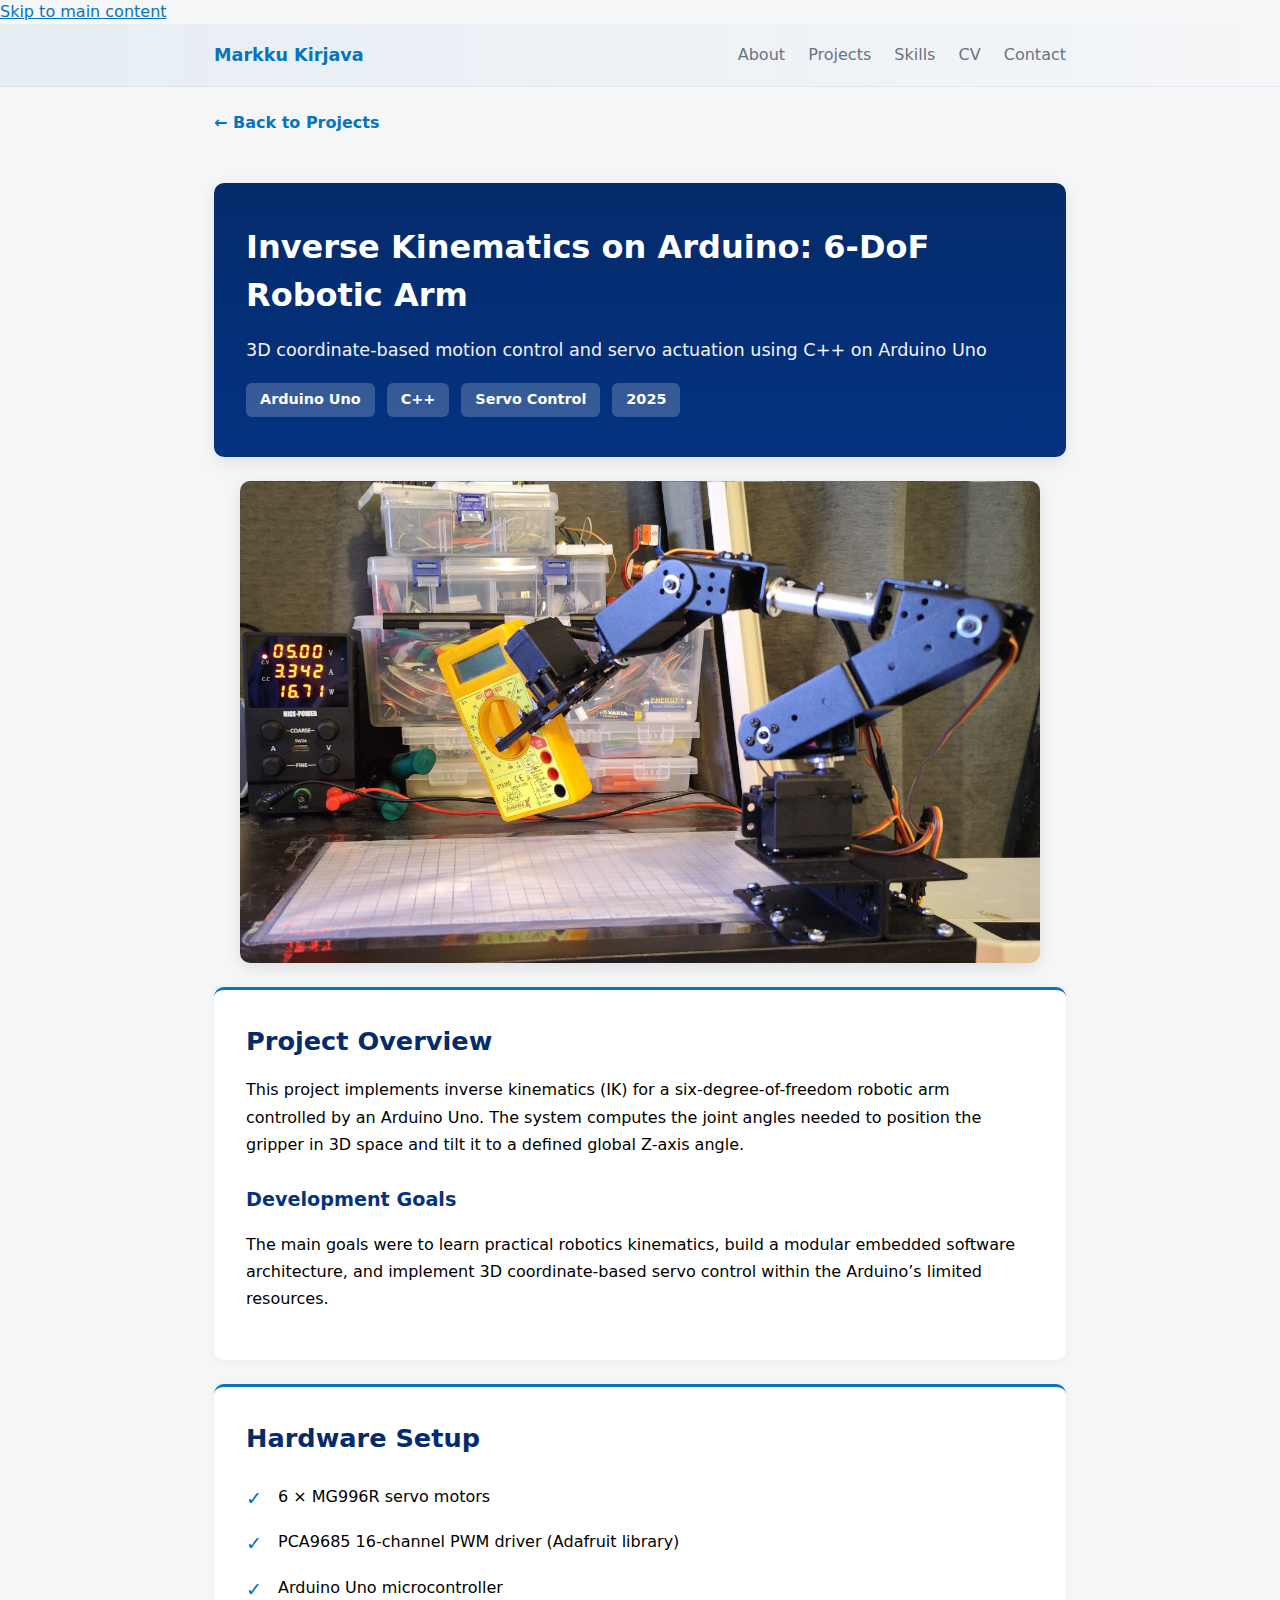
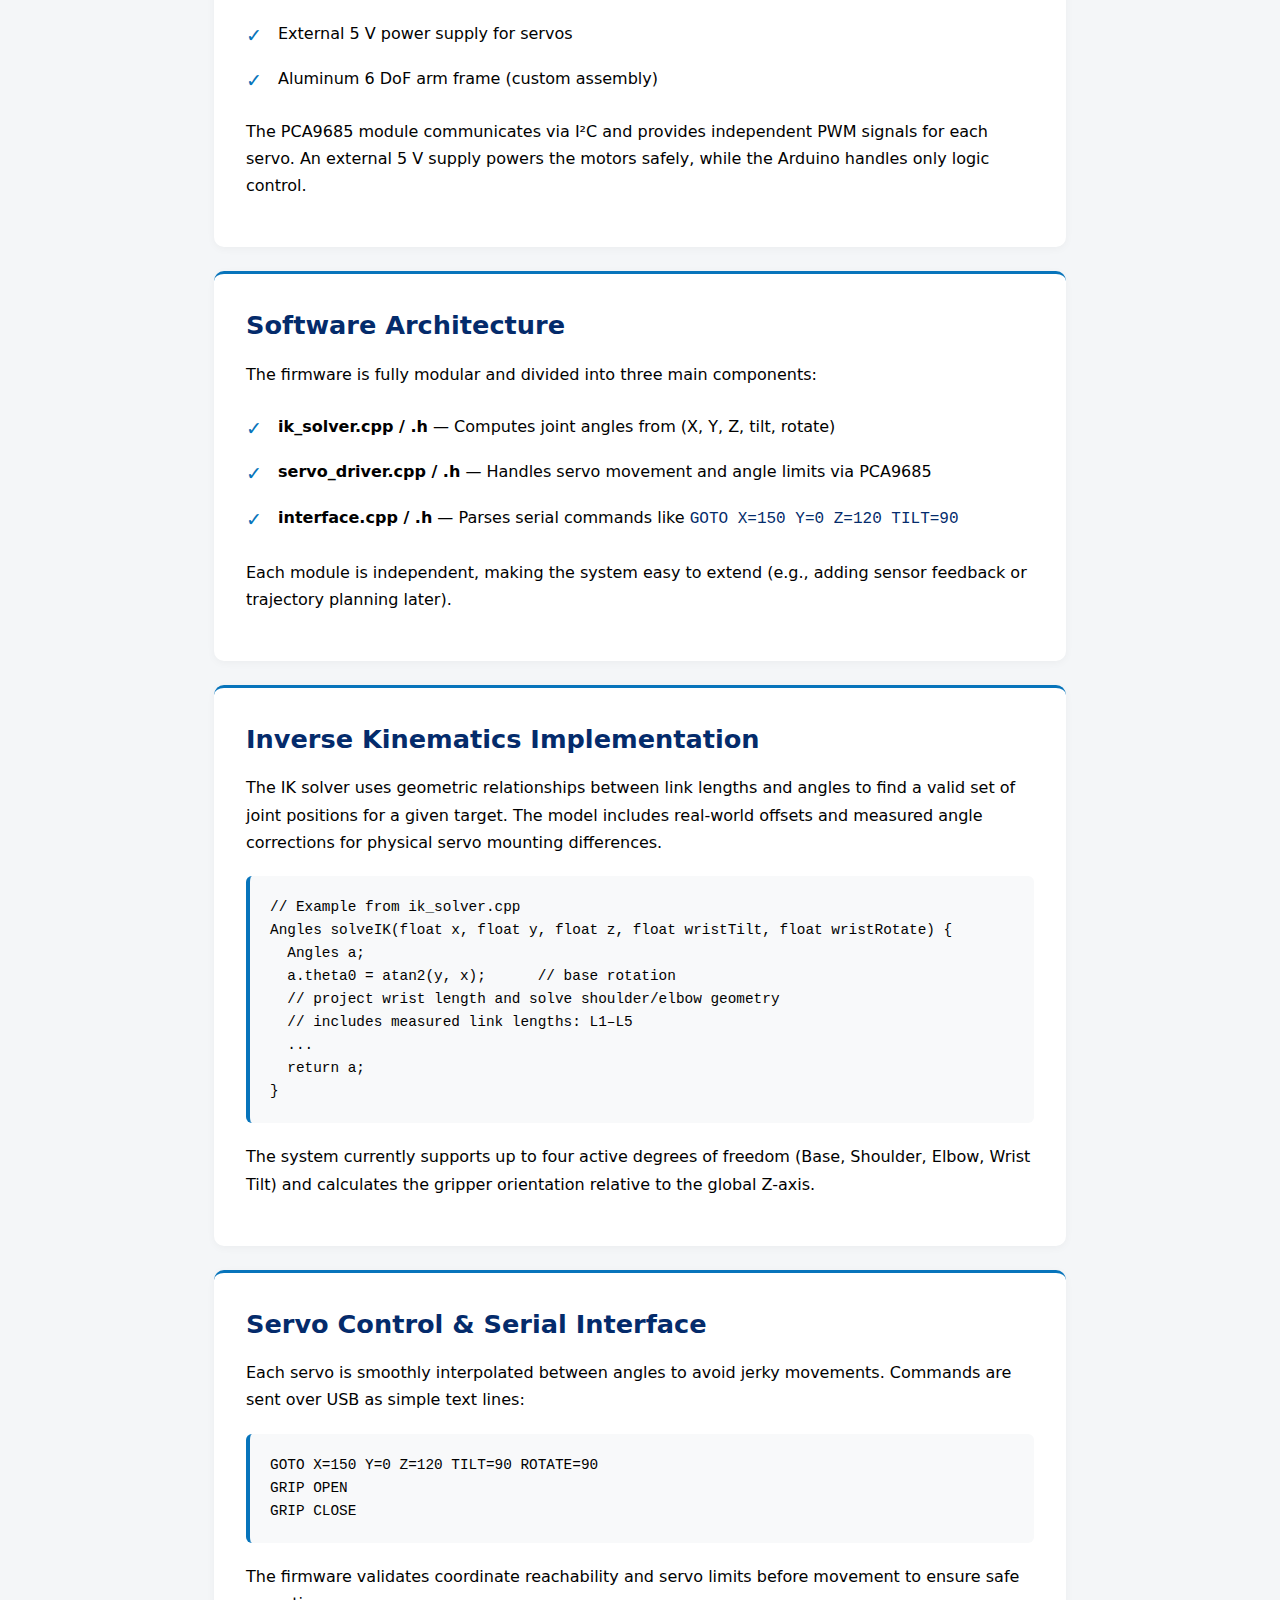
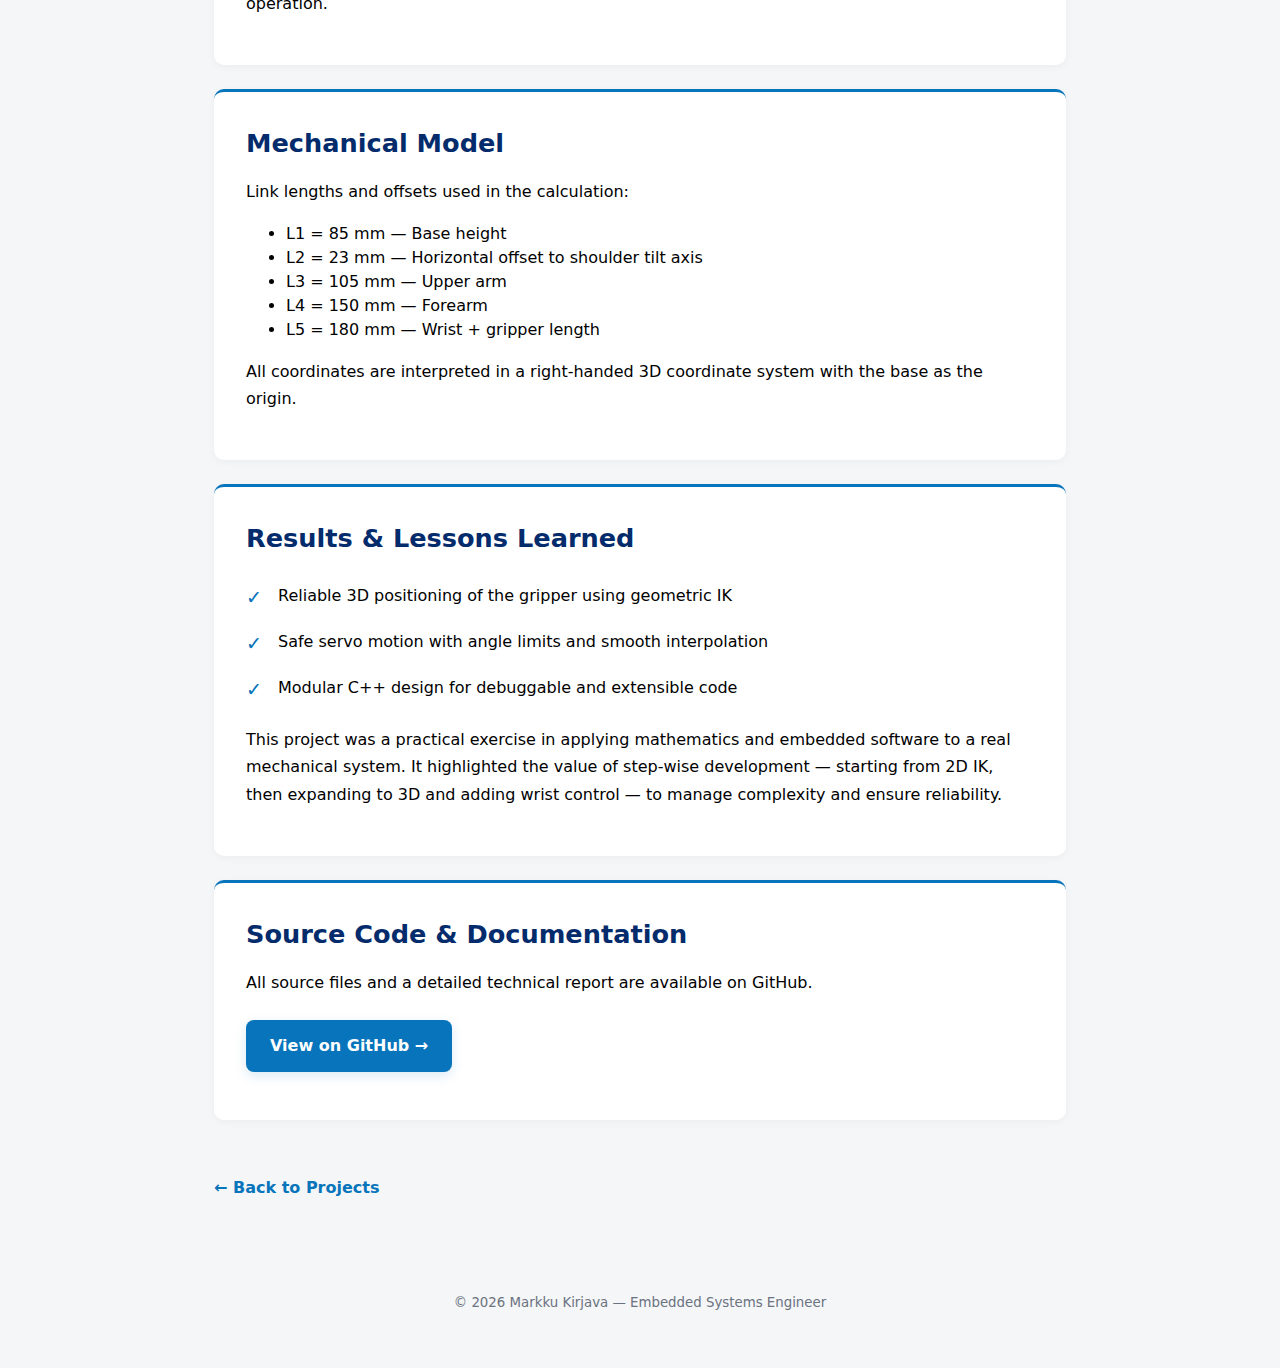
<file: projects/robotic_arm.html>
<!DOCTYPE html>
<html lang="en">
<head>
  <meta charset="UTF-8">
  <meta name="viewport" content="width=device-width, initial-scale=1.0">
  <title>Inverse Kinematics on Arduino – 6 DoF Robotic Arm | Markku Kirjava</title>
  <meta name="description" content="Implementation of inverse kinematics for a 6-DoF robotic arm using Arduino Uno, MG996R servos and PCA9685 driver.">
  <meta name="keywords" content="Inverse Kinematics, Robotic Arm, Arduino, C++, Embedded Systems, Servo Control">
  <meta name="author" content="Markku Kirjava">

  <!-- Security headers -->
  <meta name="referrer" content="no-referrer">
  <meta http-equiv="X-Content-Type-Options" content="nosniff">
  <meta http-equiv="X-Frame-Options" content="SAMEORIGIN">

  <meta property="og:type" content="article">
  <meta property="og:title" content="Inverse Kinematics on Arduino – 6 DoF Robotic Arm | Markku Kirjava">
  <meta property="og:description" content="3D inverse kinematics and servo control on Arduino for a 6-axis robotic arm.">
  <meta property="og:url" content="https://markku-github.github.io/projects/robotic_arm.html">

  <!-- Canonical URL -->
  <link rel="canonical" href="https://markku-github.github.io/projects/robotic_arm.html">

  <link rel="stylesheet" href="../css/style.css">
  <link rel="stylesheet" href="../css/project.css">
  <!-- Favicons -->
  <link rel="apple-touch-icon" sizes="180x180" href="../assets/favicon/apple-touch-icon.png">
  <link rel="icon" type="image/png" sizes="32x32" href="../assets/favicon/favicon-32x32.png">
  <link rel="icon" type="image/png" sizes="16x16" href="../assets/favicon/favicon-16x16.png">
  <link rel="icon" type="image/x-icon" href="../favicon.ico">
  <link rel="manifest" href="../assets/favicon/site.webmanifest">
  <meta name="msapplication-TileColor" content="#042b6b">
  <meta name="theme-color" content="#042b6b">
</head>
<body>
  <a href="#main-content" class="skip-link">Skip to main content</a>
  
  <header class="site-header">
    <div class="container header-inner">
      <h1 class="site-title"><a href="../index.html" style="color:inherit;text-decoration:none">Markku Kirjava</a></h1>
      <nav class="site-nav" aria-label="Main navigation">
        <a href="../index.html#about">About</a>
        <a href="../index.html#projects">Projects</a>
        <a href="../index.html#skills">Skills</a>
        <a href="../cv.html">CV</a>
        <a href="../index.html#contact">Contact</a>
      </nav>
    </div>
  </header>

  <main class="container" id="main-content">
    <a href="../index.html#projects" class="back-link">← Back to Projects</a>

    <div class="project-hero">
      <h1>Inverse Kinematics on Arduino: 6-DoF Robotic Arm</h1>
      <p class="lead">3D coordinate-based motion control and servo actuation using C++ on Arduino Uno</p>
      <div class="project-meta">
        <span>Arduino Uno</span>
        <span>C++</span>
        <span>Servo Control</span>
        <span>2025</span>
      </div>
    </div>

    <img src="../img/robotic_arm/robotic_arm.jpg" alt="6-DoF Robotic Arm with Arduino Uno and MG996R servos" class="project-image" loading="lazy">

    <div class="content-section">
      <h2>Project Overview</h2>
      <p>This project implements inverse kinematics (IK) for a six-degree-of-freedom robotic arm controlled by an Arduino Uno. The system computes the joint angles needed to position the gripper in 3D space and tilt it to a defined global Z-axis angle.</p>

      <h3>Development Goals</h3>
      <p>The main goals were to learn practical robotics kinematics, build a modular embedded software architecture, and implement 3D coordinate-based servo control within the Arduino’s limited resources.</p>
    </div>

    <div class="content-section">
      <h2>Hardware Setup</h2>
      <ul class="key-features">
        <li>6 × MG996R servo motors</li>
        <li>PCA9685 16-channel PWM driver (Adafruit library)</li>
        <li>Arduino Uno microcontroller</li>
        <li>External 5 V power supply for servos</li>
        <li>Aluminum 6 DoF arm frame (custom assembly)</li>
      </ul>
      <p>The PCA9685 module communicates via I²C and provides independent PWM signals for each servo. An external 5 V supply powers the motors safely, while the Arduino handles only logic control.</p>
    </div>

    <div class="content-section">
      <h2>Software Architecture</h2>
      <p>The firmware is fully modular and divided into three main components:</p>
      <ul class="key-features">
        <li><b>ik_solver.cpp / .h</b> — Computes joint angles from (X, Y, Z, tilt, rotate)</li>
        <li><b>servo_driver.cpp / .h</b> — Handles servo movement and angle limits via PCA9685</li>
        <li><b>interface.cpp / .h</b> — Parses serial commands like <code>GOTO X=150 Y=0 Z=120 TILT=90</code></li>
      </ul>
      <p>Each module is independent, making the system easy to extend (e.g., adding sensor feedback or trajectory planning later).</p>
    </div>

    <div class="content-section">
      <h2>Inverse Kinematics Implementation</h2>
      <p>The IK solver uses geometric relationships between link lengths and angles to find a valid set of joint positions for a given target. The model includes real-world offsets and measured angle corrections for physical servo mounting differences.</p>
      <pre><code>// Example from ik_solver.cpp
Angles solveIK(float x, float y, float z, float wristTilt, float wristRotate) {
  Angles a;
  a.theta0 = atan2(y, x);      // base rotation
  // project wrist length and solve shoulder/elbow geometry
  // includes measured link lengths: L1–L5
  ...
  return a;
}</code></pre>
      <p>The system currently supports up to four active degrees of freedom (Base, Shoulder, Elbow, Wrist Tilt) and calculates the gripper orientation relative to the global Z-axis.</p>
    </div>

    <div class="content-section">
      <h2>Servo Control & Serial Interface</h2>
      <p>Each servo is smoothly interpolated between angles to avoid jerky movements. Commands are sent over USB as simple text lines:</p>
      <pre><code>GOTO X=150 Y=0 Z=120 TILT=90 ROTATE=90
GRIP OPEN
GRIP CLOSE</code></pre>
      <p>The firmware validates coordinate reachability and servo limits before movement to ensure safe operation.</p>
    </div>

    <div class="content-section">
      <h2>Mechanical Model</h2>
      <p>Link lengths and offsets used in the calculation:</p>
      <ul>
        <li>L1 = 85 mm — Base height</li>
        <li>L2 = 23 mm — Horizontal offset to shoulder tilt axis</li>
        <li>L3 = 105 mm — Upper arm</li>
        <li>L4 = 150 mm — Forearm</li>
        <li>L5 = 180 mm — Wrist + gripper length</li>
      </ul>
      <p>All coordinates are interpreted in a right-handed 3D coordinate system with the base as the origin.</p>
    </div>

    <div class="content-section">
      <h2>Results & Lessons Learned</h2>
      <ul class="key-features">
        <li>Reliable 3D positioning of the gripper using geometric IK</li>
        <li>Safe servo motion with angle limits and smooth interpolation</li>
        <li>Modular C++ design for debuggable and extensible code</li>
      </ul>
      <p>This project was a practical exercise in applying mathematics and embedded software to a real mechanical system. It highlighted the value of step-wise development — starting from 2D IK, then expanding to 3D and adding wrist control — to manage complexity and ensure reliability.</p>
    </div>

    <div class="content-section">
      <h2>Source Code & Documentation</h2>
      <p>All source files and a detailed technical report are available on GitHub.</p>
      <p style="margin-top:24px">
        <a href="https://github.com/Markku-github/Inverse-Kinematics-on-Arduino-6-DoF-Robotic-Arm" class="github-link" target="_blank" rel="noopener noreferrer">View on GitHub →</a>
      </p>
    </div>

    <a href="../index.html#projects" class="back-link" style="margin-top:32px">← Back to Projects</a>
  </main>

  <footer class="site-footer">
    <div class="container">
      <small>&copy; <span id="year"></span> Markku Kirjava — Embedded Systems Engineer</small>
    </div>
  </footer>

  <script src="../js/main.js"></script>
</body>
</html>
</file>
<file: css/project.css>
/* Project page specific styles */
.project-hero{
  background:linear-gradient(180deg,var(--accent-deep),var(--accent-strong));
  color:#fff;
  padding:40px 32px;
  border-radius:10px;
  margin:24px auto;
  box-shadow:0 6px 18px rgba(2,6,23,0.08);
}

.project-hero h1{
  margin:0 0 12px;
  font-size:2rem;
  font-weight:700;
}

.project-hero .lead{
  font-size:1.1rem;
  margin-bottom:20px;
  color:#fff;
  opacity:0.95;
}

.project-meta{
  display:flex;
  gap:12px;
  flex-wrap:wrap;
  margin:16px 0 0;
  font-size:0.9rem;
}

.project-meta span{
  background:rgba(255,255,255,0.2);
  padding:6px 14px;
  border-radius:6px;
  font-weight:600;
}

.content-section{
  background:var(--card);
  padding:32px;
  border-radius:10px;
  margin:24px 0;
  box-shadow:0 2px 8px rgba(2,6,23,0.04);
  border-top:3px solid var(--accent);
}

.content-section h2{
  color:var(--accent-deep);
  margin-top:0;
  margin-bottom:16px;
  font-size:1.6rem;
}

.content-section h3{
  color:var(--accent-strong);
  margin-top:28px;
  margin-bottom:12px;
  font-size:1.2rem;
}

.content-section p{
  line-height:1.7;
  margin-bottom:16px;
}

.tech-stack{
  display:flex;
  flex-wrap:wrap;
  gap:10px;
  margin:16px 0;
}

.tech-badge{
  background:linear-gradient(135deg, var(--accent), var(--accent-strong));
  color:#fff;
  padding:8px 16px;
  border-radius:6px;
  font-size:0.9rem;
  font-weight:600;
}

.key-features{
  list-style:none;
  padding:0;
  margin:16px 0;
}

.key-features li{
  padding:10px 0 10px 32px;
  position:relative;
  line-height:1.6;
}

.key-features li:before{
  content:"✓";
  color:var(--accent);
  font-weight:bold;
  font-size:1.2rem;
  position:absolute;
  left:0;
}

pre{
  background:#f8f9fa;
  border-left:4px solid var(--accent);
  padding:20px;
  border-radius:6px;
  overflow-x:auto;
  font-size:0.9rem;
  line-height:1.6;
  margin:20px 0;
}

code{
  font-family:'Consolas', 'Monaco', 'Courier New', monospace;
  color:var(--accent-deep);
}

pre code{
  color:var(--text-color);
}

.back-link{
  display:inline-flex;
  align-items:center;
  gap:8px;
  margin:0 0 24px;
  color:var(--accent);
  text-decoration:none;
  font-weight:600;
  transition:gap 0.2s ease;
}

.back-link:hover{
  gap:12px;
}

.project-image{
  width:100%;
  max-width:800px;
  height:auto;
  border-radius:10px;
  margin:24px auto;
  display:block;
  box-shadow:0 4px 16px rgba(2,6,23,0.1);
}

.image-placeholder{
  background:linear-gradient(135deg, #f0f2f5, #e1e4e8);
  border:2px dashed var(--muted);
  border-radius:10px;
  padding:60px 20px;
  text-align:center;
  color:var(--muted);
  font-style:italic;
  margin:24px 0;
}

.github-link{
  display:inline-flex;
  align-items:center;
  gap:8px;
  padding:12px 24px;
  background:var(--accent);
  color:#fff;
  text-decoration:none;
  border-radius:8px;
  font-weight:600;
  transition:transform 0.2s ease, box-shadow 0.2s ease;
  box-shadow:0 4px 12px rgba(7,116,187,0.15);
}

.github-link:hover{
  transform:translateY(-2px);
  box-shadow:0 6px 18px rgba(7,116,187,0.25);
  color:#fff;
}

/* Responsive */
@media (max-width:700px){
  .project-hero{
    padding:28px 20px;
  }
  
  .project-hero h1{
    font-size:1.6rem;
  }
  
  .content-section{
    padding:24px 20px;
  }
  
  pre{
    padding:16px;
    font-size:0.85rem;
  }
}
</file>
<file: css/style.css>
/* Basic reset and layout */
:root{
	--max-width:900px;
	/* Colors from the CV palette provided by the user */
	--accent:#0774bb;       /* primary bright blue */
	--accent-strong:#043382;/* darker blue */
	--accent-deep:#042b6b;  /* deepest blue */
	--muted:#6b7280;        /* muted / secondary text */
	--text-color:#010101;   /* main text (near black) */
	--bg:#f4f6f8;           /* page background (light gray) */
	--card:#ffffff;         /* card / section background (white) */
}
*{box-sizing:border-box}
html,body{height:100%;margin:0;padding:0}
body{
	font-family: Inter, system-ui, -apple-system, "Segoe UI", Roboto, "Helvetica Neue", Arial;
	color:var(--text-color);
	background:var(--bg);
	line-height:1.5;
}
.container{max-width:var(--max-width);margin:0 auto;padding:24px}

/* Header */
.site-header{background:linear-gradient(90deg, rgba(7,116,187,0.06), transparent);border-bottom:1px solid rgba(2,6,23,0.04)}
.header-inner{display:flex;align-items:center;justify-content:space-between;padding:18px 24px}
.site-title{margin:0;font-size:1.1rem;color:var(--accent)}
.site-nav a{margin-left:18px;color:var(--muted);text-decoration:none}
.site-nav a:hover{color:var(--accent)}

/* Hero / Banner */
.hero{background:linear-gradient(180deg,var(--accent-deep),var(--accent-strong));color:#fff;box-shadow:0 6px 18px rgba(2,6,23,0.06);border-radius:10px;margin:24px auto;padding:28px}
.hero-inner{display:grid;grid-template-columns:minmax(320px, 1fr) 320px;gap:28px;align-items:start}
.hero-text{min-width:0;/* allow flexing but prevent overflow */}
.eyebrow{color:var(--accent);font-weight:700;margin:0 0 8px;letter-spacing:0.6px;font-size:1.9rem}
.hero-text h2{margin:0 0 10px;font-size:1.9rem}
.lead{color:var(--card);margin-bottom:14px;font-size:1rem}
/* Ensure main content headings remain deep blue */
.hero + main h2, .hero main h2 { color:var(--accent-deep); }
.hero-sidebar{display:flex;flex-direction:column;align-items:center;gap:20px}
.profile-picture{width:160px;height:160px;border-radius:50%;object-fit:cover;border:4px solid rgba(255,255,255,0.2);box-shadow:0 4px 12px rgba(0,0,0,0.15)}
.hero-meta{min-width:240px}
.hero-meta ul{list-style:none;padding:0;margin:0}
.hero-meta li{background:linear-gradient(0deg, rgba(7,116,187,0.03), transparent);padding:10px;border-radius:6px;margin-bottom:10px;font-size:0.95rem;color:#ffffff}
.hero-meta a{color:#ffffff}

.btn{display:inline-block;padding:10px 16px;border-radius:8px;text-decoration:none;font-weight:700;transition:transform .12s ease, box-shadow .12s ease}
/* CTA spacing so buttons sit side-by-side on larger widths but stack cleanly on small screens */
.cta .btn{margin-right:10px}
.btn:focus,
.btn:focus-visible{
	outline: none;
	/* Use a focus ring via box-shadow to avoid outline-caused overflow/scrollbars */
	box-shadow: 0 0 0 4px rgba(7,116,187,0.12);
}
.btn.primary{background:var(--accent);color:#fff;box-shadow:0 6px 18px rgba(7,116,187,0.12)}
.btn.primary:hover{transform:translateY(-2px)}
.btn.ghost{border:1px solid rgba(255,255,255,0.06);color:var(--accent);background:transparent;margin-left:10px}
.btn.ghost:hover{background:rgba(7,116,187,0.04)}

/* Content sections */
main h2{color:var(--accent-deep);margin-top:6px;margin-bottom:20px;font-size:1.6rem}
section{padding:28px 0;border-bottom:1px solid rgba(2,6,23,0.06)}
section:last-of-type{border-bottom:none}

/* About section enhancements */
.highlights{display:grid;grid-template-columns:repeat(auto-fit, minmax(280px, 1fr));gap:18px;margin-top:20px}
.highlight-item{background:var(--card);padding:18px;border-radius:8px;border-left:3px solid var(--accent)}
.highlight-item h3{margin:0 0 8px;font-size:1rem;color:var(--accent-deep)}
.highlight-item p{margin:0;font-size:0.95rem;line-height:1.6}

/* Project cards */
.project-grid{display:grid;grid-template-columns:repeat(auto-fill, minmax(320px, 1fr));gap:24px;margin-top:20px}
.project-card{background:var(--card);border-radius:10px;padding:24px;box-shadow:0 4px 12px rgba(2,6,23,0.04);transition:transform .2s ease, box-shadow .2s ease;border-top:3px solid var(--accent);cursor:pointer;position:relative}
.project-card:hover{transform:translateY(-4px);box-shadow:0 8px 24px rgba(2,6,23,0.08)}
.project-header h3{margin:0 0 12px;color:var(--accent-deep);font-size:1.2rem}
.project-tags{display:flex;flex-wrap:wrap;gap:8px;margin-bottom:12px}
.tag{background:linear-gradient(135deg, var(--accent), var(--accent-strong));color:#fff;padding:4px 10px;border-radius:4px;font-size:0.8rem;font-weight:600}
.project-description{margin:12px 0;line-height:1.6;color:var(--text-color)}
.project-links{display:flex;gap:12px;margin-top:16px}
.project-link{color:var(--accent);text-decoration:none;font-weight:600;transition:color .2s ease}
.project-link:hover{color:var(--accent-strong)}

/* Skills grid */
.skills-grid{display:grid;grid-template-columns:repeat(auto-fit, minmax(240px, 1fr));gap:20px;margin-top:20px}
.skill-category{background:var(--card);padding:18px;border-radius:8px;box-shadow:0 2px 8px rgba(2,6,23,0.03)}
.skill-category h3{margin:0 0 10px;color:var(--accent-strong);font-size:1rem}
.skill-category p{margin:0;line-height:1.8;color:var(--text-color)}

.projects-list{padding-left:20px}

/* Footer */
.site-footer{padding:18px 0;color:var(--muted);text-align:center}

/* Responsive */
@media (max-width:700px){
	.hero-inner{grid-template-columns:1fr;gap:18px}
	.hero-meta{min-width:0}
	.site-nav{display:none}
	.project-grid{grid-template-columns:1fr}
	.skills-grid{grid-template-columns:1fr}
	.highlights{grid-template-columns:1fr}
}

@media (max-width:420px){
	.hero-text h2{font-size:1.4rem}
	.lead{font-size:0.95rem}
	.btn{width:100%;display:block;text-align:center;margin:8px 0}
	.btn.ghost{margin-left:0}
	.project-card{padding:18px}
	.content-section{padding:20px}
}

/* Enhanced link styling */
a{color:var(--accent);transition:color .2s ease}
a:hover{color:var(--accent-strong)}

/* Smooth scrolling */
html{scroll-behavior:smooth}

/* Minor utility */
.muted{color:var(--muted)}
</file>
